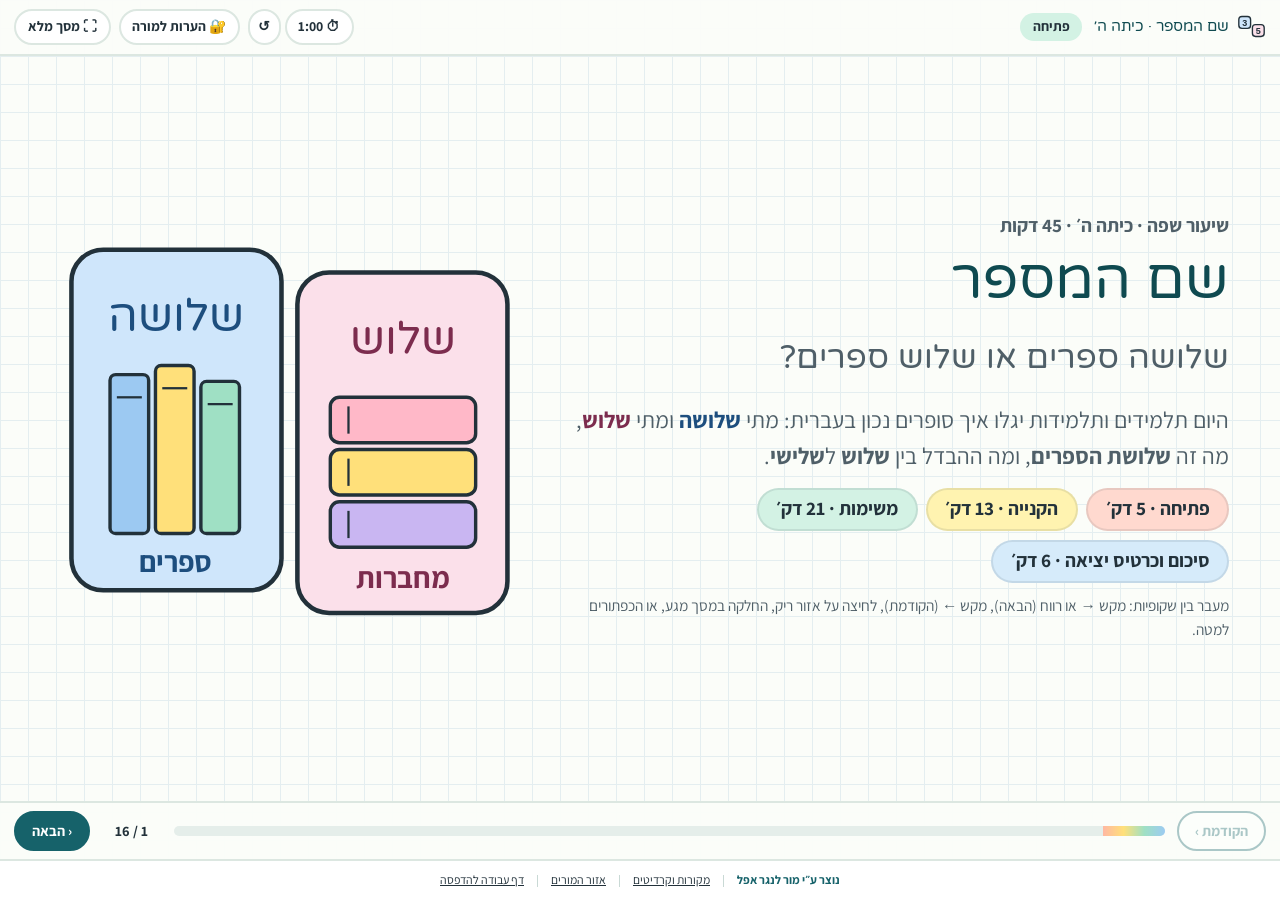
<file: index.html>
<!doctype html>
<html lang="he" dir="rtl"><head><meta charset="utf-8"><meta name="viewport" content="width=device-width,initial-scale=1,viewport-fit=cover">
<title>שם המספר · מצגת לשיעור שפה · כיתה ה׳</title>
<meta name="description" content="מצגת אינטראקטיבית לשיעור שפה בכיתה ה׳ על שם המספר: זכר ונקבה, שלושת הספרים, מונה וסודר, טעויות נפוצות – עם משימת מיון, בלשי טעויות, חידון בזק, משימה בזוגות וכרטיס יציאה.">
<link rel="preconnect" href="https://fonts.googleapis.com"><link rel="preconnect" href="https://fonts.gstatic.com" crossorigin>
<link href="https://fonts.googleapis.com/css2?family=Assistant:wght@400;600;700&family=Varela+Round&display=swap" rel="stylesheet">
<link rel="icon" href="assets/favicon.svg" type="image/svg+xml"><link rel="stylesheet" href="assets/deck.css"></head>
<body class="deck-page">
<a class="skip" href="#deck">דילוג למצגת</a>
<header class="topbar" role="banner">
  <div class="brand"><svg viewBox="0 0 64 64" aria-hidden="true" focusable="false"><rect x="4" y="10" width="26" height="26" rx="7" fill="#CFE6FB" stroke="#22313A" stroke-width="3"/><rect x="34" y="28" width="26" height="26" rx="7" fill="#FBE0EA" stroke="#22313A" stroke-width="3"/><text x="17" y="31" font-family="Arial" font-weight="700" font-size="20" text-anchor="middle" fill="#22313A">3</text><text x="47" y="49" font-family="Arial" font-weight="700" font-size="20" text-anchor="middle" fill="#22313A">5</text></svg><span>שם המספר · כיתה ה׳</span></div>
  <span class="phase" id="phase" aria-live="off"></span>
  <div class="tools">
    <div class="timer" role="group" aria-label="שעון לשלב">
      <button type="button" class="tbtn" id="timer-btn" aria-label="הפעלת שעון לשלב">⏱ <span id="timer-out">0:00</span></button>
      <button type="button" class="tbtn sm" id="timer-reset" aria-label="איפוס השעון">↺</button>
    </div>
    <button type="button" class="tbtn" id="notes-btn" aria-haspopup="dialog">🔐 <span class="hide-sm">הערות למורה</span></button>
    <button type="button" class="tbtn" id="fs-btn" aria-label="מסך מלא">⛶ <span class="hide-sm">מסך מלא</span></button>
  </div>
</header>

<main id="deck" class="deck" tabindex="-1" aria-roledescription="מצגת" aria-label="מצגת: שם המספר">

<!-- 1 -->
<section class="slide s-title" id="title" data-phase="פתיחה" data-min="1" aria-label="שקופית פתיחה">
  <div class="title-wrap">
    <div>
      <p class="kicker">שיעור שפה · כיתה ה׳ · 45 דקות</p>
      <h1>שם המספר<br><span>שלושה ספרים או שלוש ספרים?</span></h1>
      <p class="lead">היום תלמידים ותלמידות יגלו איך סופרים נכון בעברית: מתי <b class="m">שלושה</b> ומתי <b class="f">שלוש</b>, מה זה <b>שלושת הספרים</b>, ומה ההבדל בין <b>שלוש</b> ל<b>שלישי</b>.</p>
      <ul class="agenda" aria-label="מבנה השיעור">
        <li class="c-coral">פתיחה · 5 דק׳</li><li class="c-lemon">הקנייה · 13 דק׳</li><li class="c-mint">משימות · 21 דק׳</li><li class="c-sky">סיכום וכרטיס יציאה · 6 דק׳</li>
      </ul>
      <p class="hint">מעבר בין שקופיות: מקש → או רווח (הבאה), מקש ← (הקודמת), לחיצה על אזור ריק, החלקה במסך מגע, או הכפתורים למטה.</p>
    </div>
    <svg class="title-art" viewBox="0 0 420 360" role="img" aria-label="איור: שלושה ספרים בכרטיס כחול, ושלוש מחברות בכרטיס ורוד">
      <rect x="18" y="20" width="185" height="300" rx="28" fill="#CFE6FB" stroke="#22313A" stroke-width="4"/>
      <rect x="217" y="40" width="185" height="300" rx="28" fill="#FBE0EA" stroke="#22313A" stroke-width="4"/>
      <text x="110" y="92" font-family="Varela Round,Arial" font-size="40" text-anchor="middle" fill="#1D4E7E">שלושה</text>
      <text x="310" y="112" font-family="Varela Round,Arial" font-size="40" text-anchor="middle" fill="#7C2C4E">שלוש</text>
      <g stroke="#22313A" stroke-width="3">
        <rect x="52" y="130" width="34" height="140" rx="5" fill="#9CC9F2"/><rect x="92" y="122" width="34" height="148" rx="5" fill="#FFE07A"/><rect x="132" y="136" width="34" height="134" rx="5" fill="#9FE0C4"/>
        <rect x="246" y="150" width="128" height="40" rx="8" fill="#FFB8C8"/><rect x="246" y="196" width="128" height="40" rx="8" fill="#FFE07A"/><rect x="246" y="242" width="128" height="40" rx="8" fill="#C9B6F2"/>
      </g>
      <g stroke="#22313A" stroke-width="2"><line x1="58" y1="150" x2="80" y2="150"/><line x1="98" y1="142" x2="120" y2="142"/><line x1="138" y1="156" x2="160" y2="156"/>
      <line x1="262" y1="158" x2="262" y2="182"/><line x1="262" y1="204" x2="262" y2="228"/><line x1="262" y1="250" x2="262" y2="274"/></g>
      <text x="110" y="304" font-family="Assistant,Arial" font-weight="700" font-size="26" text-anchor="middle" fill="#1D4E7E">ספרים</text>
      <text x="310" y="318" font-family="Assistant,Arial" font-weight="700" font-size="26" text-anchor="middle" fill="#7C2C4E">מחברות</text>
    </svg>
  </div>
</section>

<!-- 2 -->
<section class="slide" id="hook" data-phase="פתיחה" data-min="3" aria-label="פתיחה: השלט ביריד">
  <span class="tag c-coral">🔍 שאלת פתיחה</span>
  <h2>השלט של הדוכן ביריד הכיתה</h2>
  <div class="two wide">
    <div class="sign" aria-label="שלט הדוכן">
      <h3>🍦 דוכן כיתה ה׳ – מבצעים!</h3>
      <ol>
        <li>שלוש ארטיקים ב־10 ₪</li>
        <li>שתיים עוגיות ב־5 ₪</li>
        <li>חמש פיתות עם גבינה ב־12 ₪</li>
        <li>קונים ארבעה בקבוקי מים – מקבלים אחד חינם</li>
      </ol>
    </div>
    <div>
      <p class="big"><b>כמה טעויות לשון יש בשלט?</b></p>
      <p>הראו באצבעות, בלי לדבר: 0, 1, 2 או 3.</p>
      <div class="vote" aria-hidden="true"><span>0</span><span>1</span><span>2</span><span>3</span></div>
      <p>ואם מצאתם – איך הייתם מתקנים?</p>
      <button type="button" class="btn" data-reveal="hook-ans" aria-expanded="false">חשיפת התשובה</button>
      <div class="reveal-box" id="hook-ans" hidden>
        <b>2 טעויות:</b> <span class="m">ארטיק</span> הוא שם בזכר (ארטיק אחד) ← <b>שלושה ארטיקים</b>. לפני שם אומרים <b>שתי</b> ולא ״שתיים״ ← <b>שתי עוגיות</b>.<br>
        <b>חמש פיתות</b> ו<b>ארבעה בקבוקים</b> – נכון! היום נבין למה.
      </div>
    </div>
  </div>
</section>

<!-- 3 -->
<section class="slide" id="goals" data-phase="פתיחה" data-min="1" aria-label="מה נלמד היום">
  <span class="tag c-lemon">🎯 מטרות השיעור</span>
  <h2>בסוף השיעור תלמידים ותלמידות יוכלו…</h2>
  <div class="tiles">
    <div class="tile-card c-sky"><h3>1. להבחין</h3><p>בין שם המספר בזכר לשם המספר בנקבה, ולבחור נכון:</p><span class="ex"><span class="m">שלושה ספרים</span> · <span class="f">שלוש מחברות</span></span></div>
    <div class="tile-card c-rose"><h3>2. ליידע</h3><p>מספר לפני שם עם ה׳ הידיעה:</p><span class="ex">שלושת הספרים</span></div>
    <div class="tile-card c-mint"><h3>3. לסדר</h3><p>להבחין בין מספר מונה (כמה?) למספר סודר (איזה במקום?):</p><span class="ex">שלוש · השלישית</span></div>
    <div class="tile-card c-lemon"><h3>4. לתקן</h3><p>למצוא טעויות נפוצות בשם המספר ולהסביר את התיקון.</p><span class="ex">״שתיים מחברות״ ✗</span></div>
  </div>
  <p class="callout">💡 <b>שם המספר</b> הוא מילה שאומרת <b>כמה</b> יש או <b>איזה</b> במקום: שתיים, חמישה, עשר, ראשון, שלישית…</p>
</section>

<!-- 4 -->
<section class="slide" id="uses" data-phase="הקנייה" data-min="2" aria-label="ארבעה תפקידים לשם המספר">
  <span class="tag c-lemon">📘 הקנייה 1</span>
  <h2>בשביל מה צריך את שם המספר? ארבעה תפקידים</h2>
  <div class="tiles">
    <div class="tile-card c-sky"><p class="q">כמה?</p><h3>כמות</h3><span class="ex">שלושה חלונות ושתי דלתות</span><p>מתאים למין של השם: זכר או נקבה.</p></div>
    <div class="tile-card c-mint"><p class="q">איזה במקום?</p><h3>סדר (סודר)</h3><span class="ex">בשורה השנייה</span><p>ראשון, שני, שלישי… – בא אחרי השם, כמו תואר.</p></div>
    <div class="tile-card c-lilac"><p class="q">איזה מספר?</p><h3>זיהוי (מספר סתמי)</h3><span class="ex">בית מספר חמש · קו שתיים</span><p>תמיד בצורת הנקבה.</p></div>
    <div class="tile-card c-coral"><p class="q">מתי?</p><h3>תאריך</h3><span class="ex">בתשעה בחודש</span><p>בצורת הזכר, כי מתכוונים ל״יום״.</p></div>
  </div>
  <p class="callout">🗣️ <b>בזוגות, 30 שניות:</b> מצאו בכיתה דוגמה לכל תפקיד. למשל: כמה כיסאות יש בשורה? באיזו שורה אתם יושבים?</p>
</section>

<!-- 5 -->
<section class="slide" id="gender" data-phase="הקנייה" data-min="3" aria-label="זכר ונקבה: שלושה ושלוש">
  <span class="tag c-lemon">📘 הקנייה 2</span>
  <h2>זכר ונקבה במספרים 1–10: הפוך על הפוך!</h2>
  <div class="two wide">
    <table class="ntable" aria-label="שמות המספר 1 עד 10 עם ספר (זכר) ומחברת (נקבה)">
      <thead><tr><th scope="col" class="num">#</th><th scope="col" class="hm">ספר <span class="mtag">זכר</span></th><th scope="col" class="hf">מחברת <span class="ftag">נקבה</span></th></tr></thead>
      <tbody>
        <tr><td class="num">1</td><td class="hm">ספר אחד</td><td class="hf">מחברת אחת</td></tr>
        <tr><td class="num">2</td><td class="hm">שני ספרים</td><td class="hf">שתי מחברות</td></tr>
        <tr><td class="num">3</td><td class="hm">שלוש<mark>ה</mark> ספרים</td><td class="hf">שלוש מחברות</td></tr>
        <tr><td class="num">4</td><td class="hm">ארבע<mark>ה</mark> ספרים</td><td class="hf">ארבע מחברות</td></tr>
        <tr><td class="num">5</td><td class="hm">חמיש<mark>ה</mark> ספרים</td><td class="hf">חמש מחברות</td></tr>
        <tr><td class="num">6</td><td class="hm">שיש<mark>ה</mark> ספרים</td><td class="hf">שש מחברות</td></tr>
        <tr><td class="num">7</td><td class="hm">שבע<mark>ה</mark> ספרים</td><td class="hf">שבע מחברות</td></tr>
        <tr><td class="num">8</td><td class="hm">שְׁמוֹנָה ספרים</td><td class="hf">שְׁמוֹנֶה מחברות</td></tr>
        <tr><td class="num">9</td><td class="hm">תשע<mark>ה</mark> ספרים</td><td class="hf">תשע מחברות</td></tr>
        <tr><td class="num">10</td><td class="hm">עשר<mark>ה</mark> ספרים</td><td class="hf">עשר מחברות</td></tr>
      </tbody>
    </table>
    <div>
      <p class="rule">⭐ <b>הכלל (3–10):</b> לשם <b class="m">בזכר</b> – מספר <b>עם ה׳</b> בסוף (שלושה).<br>לשם <b class="f">בנקבה</b> – מספר <b>בלי ה׳</b> (שלוש).</p>
      <p class="callout">🤯 <b>למה ״הפוך״?</b> בדרך כלל ה׳ בסוף מסמנת נקבה: ילד – ילדה, טוב – טובה. אצל המספרים זה הפוך!</p>
      <p class="callout">🔤 <b>8:</b> כותבים אותו דבר, אבל אומרים אחרת: שְׁמוֹנָה (בזכר) – שְׁמוֹנֶה (בנקבה).</p>
      <p><button type="button" class="btn ghost sm" id="say-table" data-nonav>🔊 הקראת הטבלה</button> <span class="small" id="say-msg" aria-live="polite"></span></p>
    </div>
  </div>
</section>

<!-- 6 -->
<section class="slide" id="onetwo" data-phase="הקנייה" data-min="2" aria-label="אחד ושניים: מקרים מיוחדים">
  <span class="tag c-lemon">📘 הקנייה 3</span>
  <h2>1 ו־2: מקרים מיוחדים</h2>
  <div class="tiles three">
    <div class="tile-card c-sky"><h3>1 בא <u>אחרי</u> השם</h3><span class="ex">ספר אחד</span> <span class="ex">מחברת אחת</span><p>לא אומרים ״אחד ספר״.</p></div>
    <div class="tile-card c-rose"><h3>2 לפני שם: <u>שני</u> / <u>שתי</u></h3><span class="ex">שני ספרים</span> <span class="ex">שתי מחברות</span><p>לא ״שניים ספרים״ ולא ״שתיים מחברות״.</p></div>
    <div class="tile-card c-mint"><h3>בלי שם אחריו: שניים / שתיים</h3><p>– כמה ספרים יש לך?<br>– <b>שניים</b>.</p><p>– כמה מחברות?<br>– <b>שתיים</b>.</p></div>
  </div>
  <p class="callout">✍️ <b>כתיב:</b> <b>שניים, שתיים</b> (שתי יו״ד) כשהמספר עומד לבד · <b>שני, שתי</b> (יו״ד אחת) כשבא אחריו שם · וגם <b>שנים עשר</b>, <b>שתים עשרה</b> – ביו״ד אחת.</p>
</section>

<!-- 7 -->
<section class="slide" id="singular" data-phase="הקנייה" data-min="2" aria-label="בודקים ביחיד: זכר או נקבה">
  <span class="tag c-lemon">📘 הקנייה 4</span>
  <h2>זכר או נקבה? הטריק: בודקים ביחיד!</h2>
  <p class="big">הסוף של צורת הרבים (־ים / ־ות) <b>לא תמיד</b> מגלה את המין. אומרים את השם ביחיד: <b>אחד</b> או <b>אחת</b>?</p>
  <div class="flips" id="flips">
    <button type="button" class="flip is-m" aria-expanded="false"><span class="w">חלונות</span><span class="a" hidden>חלון <b>אחד</b> ← <b class="m">שלושה חלונות</b></span></button>
    <button type="button" class="flip is-f" aria-expanded="false"><span class="w">ביצים</span><span class="a" hidden>ביצה <b>אחת</b> ← <b class="f">חמש ביצים</b></span></button>
    <button type="button" class="flip is-m" aria-expanded="false"><span class="w">לילות</span><span class="a" hidden>לילה <b>אחד</b> ← <b class="m">שבעה לילות</b></span></button>
    <button type="button" class="flip is-f" aria-expanded="false"><span class="w">שנים</span><span class="a" hidden>שנה <b>אחת</b> ← <b class="f">שלוש שנים</b></span></button>
    <button type="button" class="flip is-m" aria-expanded="false"><span class="w">שולחנות</span><span class="a" hidden>שולחן <b>אחד</b> ← <b class="m">ארבעה שולחנות</b></span></button>
    <button type="button" class="flip is-f" aria-expanded="false"><span class="w">מילים</span><span class="a" hidden>מילה <b>אחת</b> ← <b class="f">עשר מילים</b></span></button>
  </div>
  <p class="small">לחצו על כרטיס כדי לגלות. קודם מנחשים בקול – אחר כך בודקים.</p>
</section>

<!-- 8 -->
<section class="slide" id="construct" data-phase="הקנייה" data-min="2" aria-label="שלושת הספרים: מספר לפני שם מיודע">
  <span class="tag c-lemon">📘 הקנייה 5</span>
  <h2>״שלושה ספרים״ או ״שלושת הספרים״?</h2>
  <div class="two">
    <div>
      <p class="big">כשמדברים על דברים <b>מסוימים</b>, שכבר מכירים, מוסיפים לשם <b>ה׳ הידיעה</b>. אז המספר משתנה:</p>
      <table class="ntable compact" aria-label="מספרים לפני שם מיודע">
        <thead><tr><th scope="col">סתם</th><th scope="col">מיודע (מסוים)</th></tr></thead>
        <tbody>
          <tr><td>שלושה ספרים</td><td><b class="m">שלושת</b> הספרים</td></tr>
          <tr><td>חמישה ימים</td><td><b class="m">חמשת</b> הימים</td></tr>
          <tr><td>עשרה ילדים</td><td><b class="m">עשרת</b> הילדים</td></tr>
          <tr><td>שני ספרים</td><td><b>שני</b> הספרים</td></tr>
          <tr><td>שלוש מחברות</td><td><b class="f">שלוש</b> המחברות</td></tr>
          <tr><td>שתי מחברות</td><td><b>שתי</b> המחברות</td></tr>
        </tbody>
      </table>
    </div>
    <div>
      <p class="rule">⭐ <b>בזכר</b> (3–10) המספר מקבל <b>־ת</b> בסוף:<br>שלושת, ארבעת, חמשת, ששת, שבעת, שמונת, תשעת, עשרת + ה…</p>
      <p class="callout">🎀 <b>בנקבה</b> הכתיבה לא משתנה: שלוש המחברות, חמש הבנות.</p>
      <p class="callout">❌ ״שלושה הספרים״ – לא נכון. ✅ <b>שלושת הספרים</b>.</p>
    </div>
  </div>
</section>

<!-- 9 -->
<section class="slide" id="ordinal" data-phase="הקנייה" data-min="2" aria-label="מונה וסודר">
  <span class="tag c-lemon">📘 הקנייה 6</span>
  <h2>מונה (כמה?) וסודר (איזה במקום?)</h2>
  <div class="two wide">
    <table class="ntable compact" aria-label="מספרים סודרים 1 עד 10 בזכר ובנקבה">
      <thead><tr><th scope="col" class="num">#</th><th scope="col" class="hm">הבית… <span class="mtag">זכר</span></th><th scope="col" class="hf">הקומה… <span class="ftag">נקבה</span></th></tr></thead>
      <tbody>
        <tr><td class="num">1</td><td class="hm">הראשון</td><td class="hf">הראשונה</td></tr>
        <tr><td class="num">2</td><td class="hm">השני</td><td class="hf">השנייה</td></tr>
        <tr><td class="num">3</td><td class="hm">השלישי</td><td class="hf">השלישית</td></tr>
        <tr><td class="num">4</td><td class="hm">הרביעי</td><td class="hf">הרביעית</td></tr>
        <tr><td class="num">5</td><td class="hm">החמישי</td><td class="hf">החמישית</td></tr>
        <tr><td class="num">6</td><td class="hm">השישי</td><td class="hf">השישית</td></tr>
        <tr><td class="num">7</td><td class="hm">השביעי</td><td class="hf">השביעית</td></tr>
        <tr><td class="num">8</td><td class="hm">השמיני</td><td class="hf">השמינית</td></tr>
        <tr><td class="num">9</td><td class="hm">התשיעי</td><td class="hf">התשיעית</td></tr>
        <tr><td class="num">10</td><td class="hm">העשירי</td><td class="hf">העשירית</td></tr>
      </tbody>
    </table>
    <div>
      <p class="rule">⭐ <b>הסודר בא אחרי השם</b> ומתאים לו כמו תואר – במין וב־ה׳ הידיעה: <b>הבית השלישי</b>, <b>בקומה החמישית</b>, <b>בפעם הראשונה</b>.</p>
      <p class="callout">🔟 <b>מעל 10</b> אין צורה מיוחדת: ״הפרק החמישה עשר״ (כמו ״הפרק הראשון״), או כמספר סתמי: ״פרק חמש עשרה״.</p>
      <p class="callout">🏠 <b>מספר סתמי – תמיד בנקבה:</b> בית מספר חמש · קו שתיים · עמוד אחת · ״שלוש ועוד ארבע – שבע״.</p>
    </div>
  </div>
</section>

<!-- 10 -->
<section class="slide" id="sort" data-phase="משימה 1 · זוגות" data-min="5" aria-label="משימה 1: מיון">
  <span class="tag c-mint">🧩 משימה 1 · בזוגות · מיישמים</span>
  <h2>שלושה או שלוש? מיינו את המילים</h2>
  <p>בחרו מילה (לחיצה או גרירה) והעבירו אותה לסל המתאים. רמז: אמרו אותה ביחיד – <b>אחד</b> או <b>אחת</b>?</p>
  <div class="sort-bank" id="sort-bank" aria-label="מילים למיון" data-nonav></div>
  <div class="bins" data-nonav>
    <div class="bin bm" data-bin="m" role="button" tabindex="0" aria-label="סל: שלושה (שמות בזכר)"><h3 class="m">שלושה ___</h3><div class="drop"></div></div>
    <div class="bin bf" data-bin="f" role="button" tabindex="0" aria-label="סל: שלוש (שמות בנקבה)"><h3 class="f">שלוש ___</h3><div class="drop"></div></div>
  </div>
  <div class="task-bar" data-nonav>
    <button type="button" class="btn" id="sort-check">בדיקה</button>
    <button type="button" class="btn ghost" id="sort-reset">איפוס</button>
    <span class="score" id="sort-score" aria-live="polite"></span>
  </div>
</section>

<!-- 11 -->
<section class="slide" id="hunt" data-phase="משימה 2 · זוגות" data-min="5" aria-label="משימה 2: בלשי טעויות">
  <span class="tag c-mint">🕵️ משימה 2 · בזוגות · מנתחים</span>
  <h2>בלשי המספרים: בכל משפט יש טעות אחת</h2>
  <p>לחצו על המילה השגויה. אחרי שמצאתם – הסבירו לבן או לבת הזוג למה זו טעות. <span class="score" id="hunt-score" aria-live="polite"></span></p>
  <div class="hunt" id="hunt-box" data-nonav></div>
</section>

<!-- 12 -->
<section class="slide" id="quiz" data-phase="משימה 3 · כל הכיתה" data-min="5" aria-label="משימה 3: חידון בזק">
  <span class="tag c-mint">⚡ משימה 3 · כל הכיתה</span>
  <h2>חידון בזק</h2>
  <div class="quiz" id="quiz-box" aria-live="polite"></div>
  <div class="quiz-nav">
    <button type="button" class="btn ghost sm" id="quiz-prev">› השאלה הקודמת</button>
    <span id="quiz-count"></span>
    <button type="button" class="btn ghost sm" id="quiz-next">השאלה הבאה ‹</button>
    <span class="score" id="quiz-score"></span>
  </div>
</section>

<!-- 13 -->
<section class="slide" id="pairs" data-phase="משימה 4 · זוגות" data-min="6" aria-label="משימה 4: הדוכן שלנו">
  <span class="tag c-mint">🤝 משימה 4 · בזוגות · יוצרים</span>
  <h2>הדוכן שלנו: מתכננים מבצע ביריד הכיתה</h2>
  <div class="two">
    <div class="mission">
      <p><b>המשימה:</b> תכננו בזוגות את הדוכן שלכם. בחרו דרך מהלוח, והקפידו שיהיו בה:</p>
      <ul class="checks">
        <li>שני שמות בזכר עם מספר 3–10 (למשל: שישה בלונים)</li>
        <li>שני שמות בנקבה עם מספר 3–10 (למשל: שמונה מדבקות)</li>
        <li>שני / שתי לפני שם</li>
        <li>מספר לפני שם מיודע (שלושת ה… / ארבע ה…)</li>
        <li>מספר סודר (הלקוח הראשון, בשורה השנייה…)</li>
        <li>תאריך או מספר סתמי (בעשרה בחודש / שולחן מספר שש)</li>
      </ul>
      <p class="small"><b>בדיקת עמיתים:</b> מחליפים עם זוג אחר, בודקים לפי הרשימה ומסמנים ✓.</p>
    </div>
    <div class="board" aria-label="לוח בחירה: דרכים לביצוע">
      <div class="way c-coral"><b>✍️ שלט או תפריט</b><p>כותבים שלט מבצעים לדוכן.</p><p class="crit">✓ 6 צירופים נכונים</p></div>
      <div class="way c-sky"><b>🎨 קומיקס</b><p>3–4 משבצות עם בועות דיבור בדוכן.</p><p class="crit">✓ כל צירוף מסומן בצבע</p></div>
      <div class="way c-lemon"><b>🎙️ פרסומת קולית</b><p>מקליטים פרסומת עד דקה.</p><p class="crit">✓ הגייה נכונה (שְׁמוֹנָה / שְׁמוֹנֶה!)</p></div>
      <div class="way c-mint"><b>🎭 המחזה</b><p>מוכר או מוכרת וקונה מול הכיתה.</p><p class="crit">✓ 6 צירופים בשיחה</p></div>
      <div class="way c-lilac"><b>🃏 משחק קלפים</b><p>10 כרטיסים: מספר + שם, לזוג אחר.</p><p class="crit">✓ מפתח תשובות נכון</p></div>
      <div class="way c-rose"><b>📊 טבלת מלאי</b><p>טבלה: מה יש בדוכן וכמה.</p><p class="crit">✓ זכר ונקבה מסומנים</p></div>
    </div>
  </div>
</section>

<!-- 14 -->
<section class="slide" id="summary" data-phase="איסוף וסיכום" data-min="3" aria-label="סיכום: חמשת הכללים">
  <span class="tag c-sky">📌 איסוף וסיכום</span>
  <h2>חמשת הכללים של שם המספר</h2>
  <ol class="rules">
    <li><span><b>בודקים ביחיד:</b> חלון <b>אחד</b> ← זכר · ביצה <b>אחת</b> ← נקבה.</span></li>
    <li><span><b>3–10 הפוך:</b> <span class="m">זכר עם ה׳ – שלושה ספרים</span> · <span class="f">נקבה בלי ה׳ – שלוש מחברות</span>.</span></li>
    <li><span><b>1 ו־2:</b> ספר <b>אחד</b> (אחרי השם) · <b>שני</b> ספרים, <b>שתי</b> מחברות (לפני השם).</span></li>
    <li><span><b>מיודע:</b> <b>שלושת</b> הספרים · <b>שלוש</b> המחברות · <b>שני</b> הספרים.</span></li>
    <li><span><b>סודר</b> אחרי השם ומתאים לו: הבית <b>השלישי</b>, הקומה <b>השלישית</b>. <b>מספר סתמי</b> – בנקבה: קו חמש.</span></li>
  </ol>
  <p class="callout">🗣️ <b>שתפו בזוג:</b> איזה כלל היה לכם הכי מפתיע? איזה כלל תזכרו מחר בבוקר?</p>
</section>

<!-- 15 -->
<section class="slide" id="exit" data-phase="איסוף וסיכום" data-min="3" aria-label="כרטיס יציאה">
  <span class="tag c-sky">🎟️ כרטיס יציאה</span>
  <h2>כרטיס יציאה (בדף העבודה)</h2>
  <ol class="exit">
    <li>השלימו במילים: ״בקלמר שלי יש ___ (4) עפרונות ו־___ (2) מחקים.״ <span class="lvl">זוכרים</span></li>
    <li>תקנו והסבירו: ״כתבתי בחיבור חמישה מילים חדשות.״ <span class="lvl">מיישמים</span></li>
    <li>כתבו משפט על הכיתה שלכם עם <b>מספר לפני שם מיודע</b> ועם <b>מספר סודר</b>. <span class="lvl">יוצרים</span></li>
  </ol>
  <p class="self">איך הרגשתי היום? ☐ 😀 הבנתי היטב &nbsp; ☐ 🙂 כמעט &nbsp; ☐ 🤔 צריך עוד עזרה</p>
</section>

<!-- 16 -->
<section class="slide" id="credits" data-phase="מקורות" data-min="0" aria-label="מקורות וקרדיטים">
  <span class="tag c-lilac">📚 מקורות וקרדיטים</span>
  <h2>מקורות וקרדיטים</h2>
  <ul class="src">
    <li><b>תוכנית הלימודים:</b> משרד החינוך, <a href="https://meyda.education.gov.il/files/Curriculum/hebrew-1-6.pdf#page=67" target="_blank" rel="noopener">״חינוך לשוני: עברית – שפה, ספרות ותרבות לבית הספר היסודי״</a> – ״נושאים ומונחים מתחום הלשון: שם המספר״ (עמ׳ 67), וציוני הדרך ״עד סוף כיתה ו׳״ בהישג נדרש 8 (<a href="https://meyda.education.gov.il/files/Curriculum/hebrew-1-6.pdf#page=90" target="_blank" rel="noopener">עמ׳ 90</a>). <a href="https://pop.education.gov.il/tchumey_daat/ivrit_chinhch_leshony/yesodi/pedagogy-hebrew-linguistic-education/curriculum/" target="_blank" rel="noopener">עמוד תוכנית הלימודים במרחב הפדגוגי</a>.</li>
    <li><b>כללי הלשון:</b> האקדמיה ללשון העברית – <a href="https://hebrew-academy.org.il/category/%D7%A9%D7%9D-%D7%94%D7%9E%D7%A1%D7%A4%D7%A8/" target="_blank" rel="noopener">החלטות בנושא שם המספר</a> (נפרד ונסמך, מספר סתמי, יחיד או רבים בשם הנמנה), <a href="https://hebrew-academy.org.il/%D7%A9%D7%9D-%D7%94%D7%9E%D7%A1%D7%A4%D7%A8-%D7%A8%D7%A7%D7%A2-%D7%9C%D7%94%D7%97%D7%9C%D7%98%D7%95%D7%AA-%D7%94%D7%90%D7%A7%D7%93%D7%9E%D7%99%D7%94/" target="_blank" rel="noopener">״שם המספר – רקע להחלטות האקדמיה״</a>, <a href="https://hebrew-academy.org.il/%D7%97%D7%99%D7%93%D7%95%D7%9F-%D7%90%D7%99%D7%9A-%D7%A0%D7%9B%D7%95%D7%9F-%D7%9C%D7%95%D7%9E%D7%A8-%D7%90%D7%AA-%D7%94%D7%9E%D7%A1%D7%A4%D7%A8-%D7%A4%D7%AA%D7%A8%D7%95%D7%A0%D7%95%D7%AA/" target="_blank" rel="noopener">״חידון איך נכון לומר את המספר – פתרונות״</a>.</li>
    <li>כל הטקסטים, המשפטים, המשימות והאיורים נכתבו וצוירו במיוחד למצגת הזו.</li>
    <li>גופנים: Varela Round ו־Assistant (Google Fonts, רישיון SIL OFL).</li>
  </ul>
  <p class="made-by">נוצר ע״י מור לנגר אפל · נבנה עם Kita</p>
  <p class="small">אזור המורים (קוד מורה) כולל תוכנית זמנים, מפתח תשובות, התאמות והערות לכל שקופית. <a href="teacher.html">לאזור המורים</a> · <a href="handout.html">דף עבודה להדפסה</a></p>
</section>

</main>

<nav class="deck-nav" aria-label="ניווט במצגת">
  <button type="button" class="nbtn" id="prev" aria-label="השקופית הקודמת">הקודמת ›</button>
  <div class="progress" aria-hidden="true"><i id="bar"></i></div>
  <span class="counter" id="counter" aria-live="polite">1 / 16</span>
  <button type="button" class="nbtn primary" id="next" aria-label="השקופית הבאה">‹ הבאה</button>
</nav>

<aside class="notes" id="notes" hidden aria-label="הערות למורה לשקופית הנוכחית">
  <div class="notes-head"><b>🔐 הערות למורה</b> <span id="notes-slide"></span>
    <button type="button" class="tbtn sm" id="notes-popout">חלון נפרד</button>
    <button type="button" class="tbtn sm" id="notes-close" aria-label="סגירת ההערות">✕</button></div>
  <div class="notes-body" id="notes-body"></div>
</aside>

<dialog class="gate" id="gate" aria-labelledby="gate-h">
  <form method="dialog" id="gate-form">
    <h2 id="gate-h">🔐 הערות למורה</h2>
    <p>ההערות מיועדות למורה. הקלידו את הקוד:</p>
    <label for="gate-pw" class="sr-only">קוד מורה</label>
    <input id="gate-pw" type="password" inputmode="numeric" autocomplete="off">
    <p class="err" id="gate-err" role="alert" hidden>הקוד לא נכון. נסו שוב.</p>
    <div class="row"><button type="submit" class="btn" value="ok">כניסה</button><button type="button" class="btn ghost" id="gate-cancel">ביטול</button></div>
  </form>
</dialog>

<div class="sr-only" id="announce" aria-live="polite"></div>
<script type="text/plain" id="teacher-data">[base64]/[base64]/[base64]/[base64]/wn5mCL/[base64]</script>
<footer class="site-foot" role="contentinfo"><span class="made">נוצר ע״י מור לנגר אפל</span><span class="sep">|</span><a href="#credits" data-goto="credits">מקורות וקרדיטים</a><span class="sep">|</span><a href="teacher.html">אזור המורים</a><span class="sep">|</span><a href="handout.html">דף עבודה להדפסה</a></footer>
<script src="assets/deck.js"></script>
</body></html>
</file>
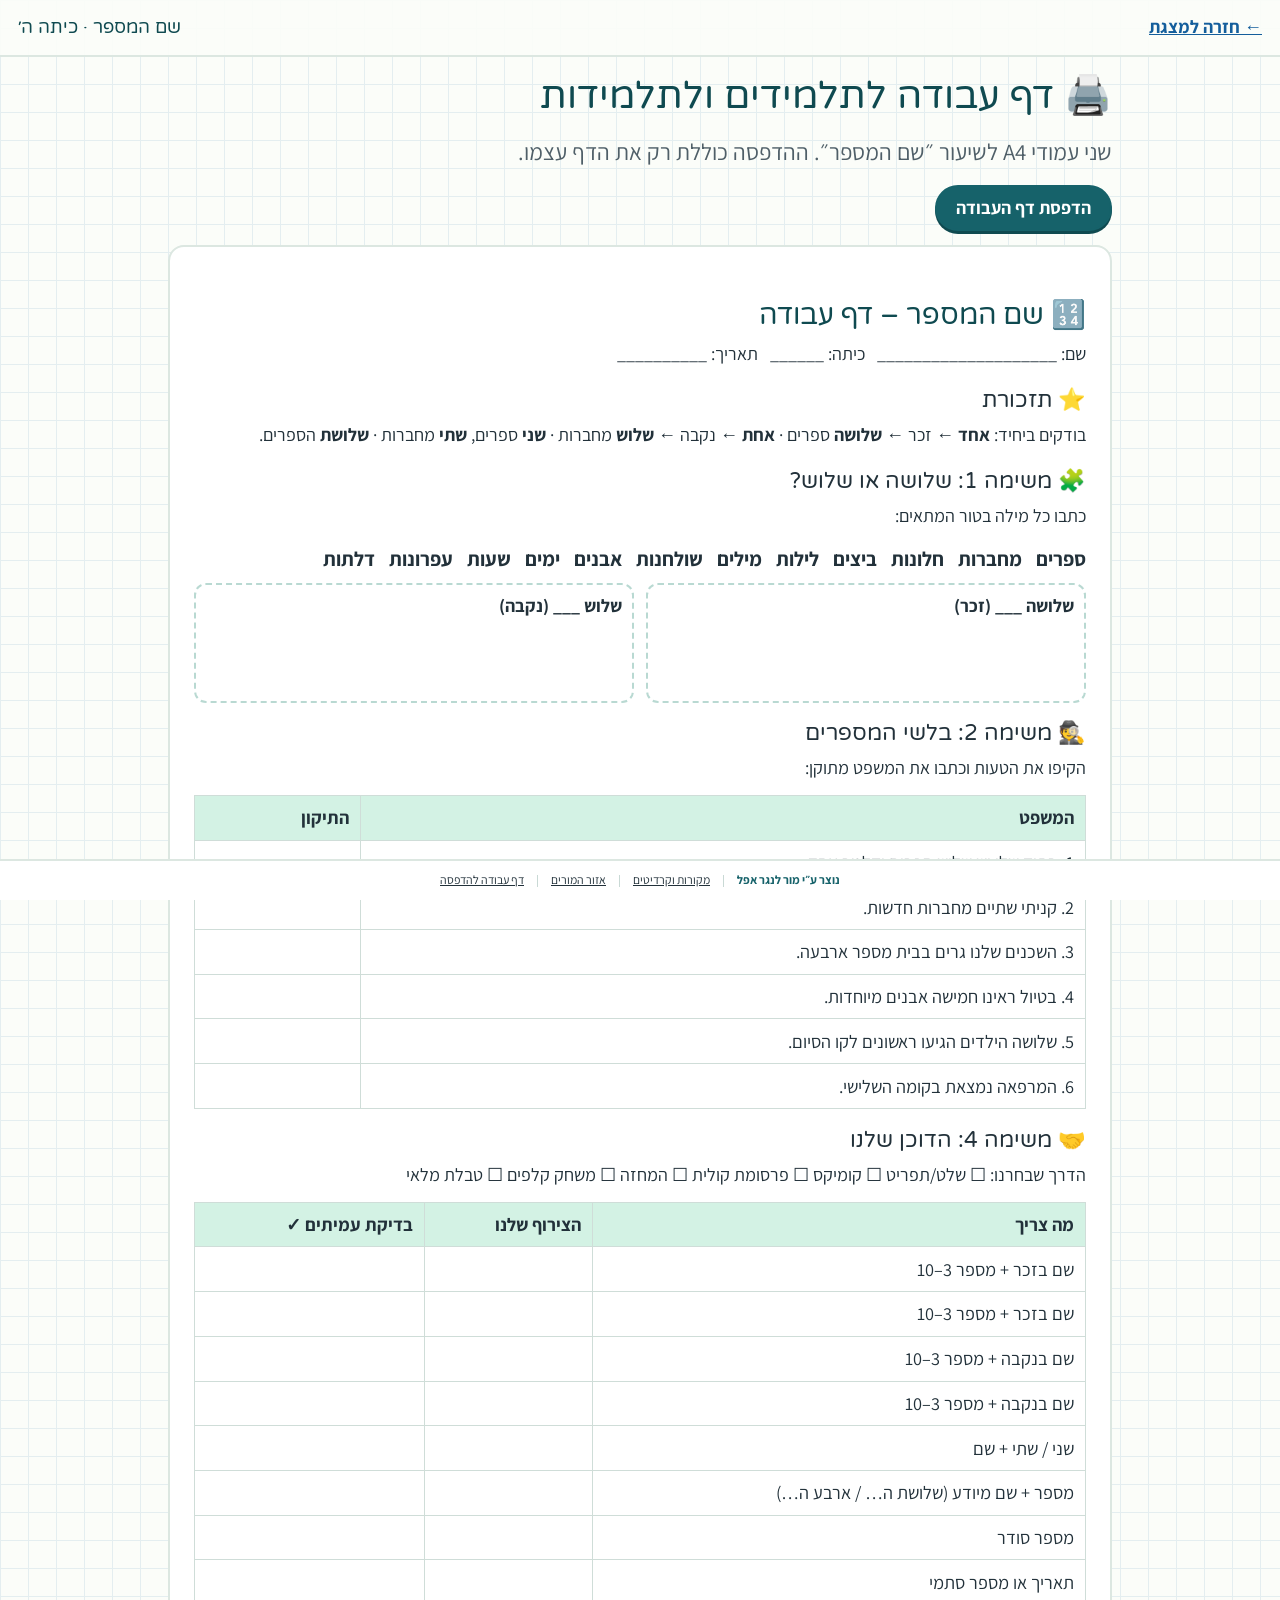
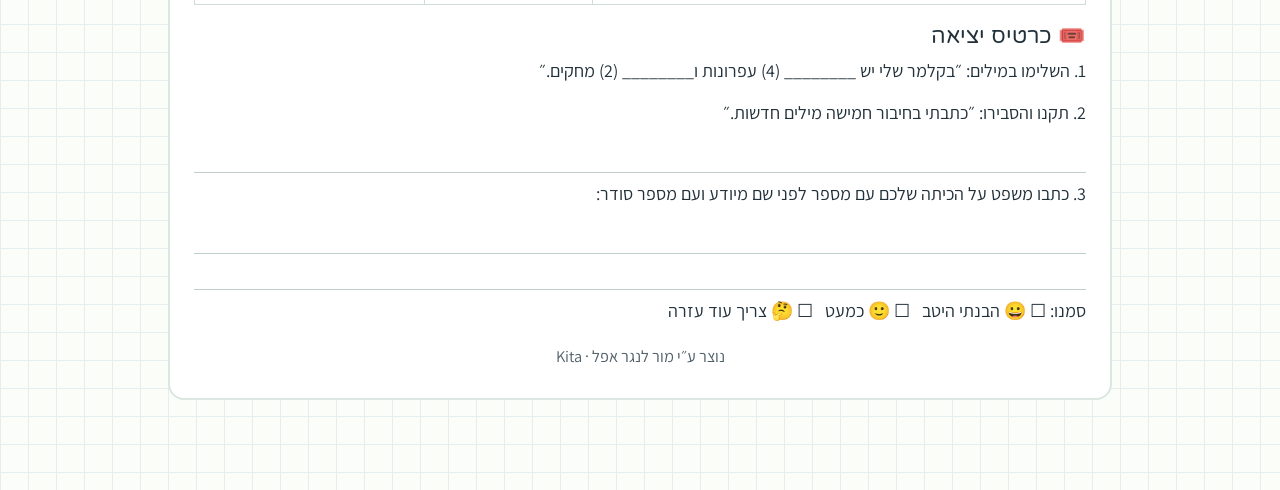
<file: handout.html>
<!doctype html>
<html lang="he" dir="rtl"><head><meta charset="utf-8"><meta name="viewport" content="width=device-width,initial-scale=1">
<title>דף עבודה · שם המספר · כיתה ה׳</title><meta name="robots" content="index">
<link rel="preconnect" href="https://fonts.googleapis.com"><link rel="preconnect" href="https://fonts.gstatic.com" crossorigin>
<link href="https://fonts.googleapis.com/css2?family=Assistant:wght@400;600;700&family=Varela+Round&display=swap" rel="stylesheet">
<link rel="icon" href="assets/favicon.svg" type="image/svg+xml"><link rel="stylesheet" href="assets/deck.css"></head>
<body class="page handout"><a class="skip" href="#main">דילוג לתוכן</a>
<header class="page-head"><a class="back" href="index.html">← חזרה למצגת</a><span class="brand-t">שם המספר · כיתה ה׳</span></header>
<main id="main">
<div class="no-print"><h1>🖨️ דף עבודה לתלמידים ולתלמידות</h1><p class="lead">שני עמודי A4 לשיעור ״שם המספר״. ההדפסה כוללת רק את הדף עצמו.</p>
<button type="button" class="btn" onclick="window.print()">הדפסת דף העבודה</button></div>
<article class="sheet">
<header class="sh-head"><h2>🔢 שם המספר – דף עבודה</h2><p>שם: ____________________ &nbsp; כיתה: ______ &nbsp; תאריך: __________</p></header>
<section><h3>⭐ תזכורת</h3><p>בודקים ביחיד: <b>אחד</b> ← זכר ← <b>שלושה</b> ספרים · <b>אחת</b> ← נקבה ← <b>שלוש</b> מחברות · <b>שני</b> ספרים, <b>שתי</b> מחברות · <b>שלושת</b> הספרים.</p></section>
<section><h3>🧩 משימה 1: שלושה או שלוש?</h3><p>כתבו כל מילה בטור המתאים:</p>
<div class="wordbank"><span>ספרים</span><span>מחברות</span><span>חלונות</span><span>ביצים</span><span>לילות</span><span>מילים</span><span>שולחנות</span><span>אבנים</span><span>ימים</span><span>שעות</span><span>עפרונות</span><span>דלתות</span></div>
<div class="wsbins"><div><b>שלושה ___ (זכר)</b></div><div><b>שלוש ___ (נקבה)</b></div></div></section>
<section><h3>🕵️ משימה 2: בלשי המספרים</h3><p>הקיפו את הטעות וכתבו את המשפט מתוקן:</p>
<table class="ws"><thead><tr><th scope="col">המשפט</th><th scope="col">התיקון</th></tr></thead><tbody>
<tr><td>1. בתיק שלי יש שלוש ספרים וקלמר אחד.</td><td></td></tr><tr><td>2. קניתי שתיים מחברות חדשות.</td><td></td></tr><tr><td>3. השכנים שלנו גרים בבית מספר ארבעה.</td><td></td></tr><tr><td>4. בטיול ראינו חמישה אבנים מיוחדות.</td><td></td></tr><tr><td>5. שלושה הילדים הגיעו ראשונים לקו הסיום.</td><td></td></tr><tr><td>6. המרפאה נמצאת בקומה השלישי.</td><td></td></tr>
</tbody></table></section>
<section class="pb"><h3>🤝 משימה 4: הדוכן שלנו</h3><p>הדרך שבחרנו: ☐ שלט/תפריט ☐ קומיקס ☐ פרסומת קולית ☐ המחזה ☐ משחק קלפים ☐ טבלת מלאי</p>
<table class="ws"><thead><tr><th scope="col">מה צריך</th><th scope="col">הצירוף שלנו</th><th scope="col">בדיקת עמיתים ✓</th></tr></thead><tbody>
<tr><td>שם בזכר + מספר 3–10</td><td></td><td></td></tr><tr><td>שם בזכר + מספר 3–10</td><td></td><td></td></tr>
<tr><td>שם בנקבה + מספר 3–10</td><td></td><td></td></tr><tr><td>שם בנקבה + מספר 3–10</td><td></td><td></td></tr>
<tr><td>שני / שתי + שם</td><td></td><td></td></tr><tr><td>מספר + שם מיודע (שלושת ה… / ארבע ה…)</td><td></td><td></td></tr>
<tr><td>מספר סודר</td><td></td><td></td></tr><tr><td>תאריך או מספר סתמי</td><td></td><td></td></tr></tbody></table></section>
<section class="exit-card"><h3>🎟️ כרטיס יציאה</h3>
<p>1. השלימו במילים: ״בקלמר שלי יש ________ (4) עפרונות ו________ (2) מחקים.״</p>
<p>2. תקנו והסבירו: ״כתבתי בחיבור חמישה מילים חדשות.״</p><div class="lines"><p></p></div>
<p>3. כתבו משפט על הכיתה שלכם עם מספר לפני שם מיודע ועם מספר סודר:</p><div class="lines"><p></p><p></p></div>
<p>סמנו: ☐ 😀 הבנתי היטב &nbsp; ☐ 🙂 כמעט &nbsp; ☐ 🤔 צריך עוד עזרה</p></section>
<p class="sh-foot">נוצר ע״י מור לנגר אפל · Kita</p>
</article></main>
<footer class="site-foot" role="contentinfo"><span class="made">נוצר ע״י מור לנגר אפל</span><span class="sep">|</span><a href="index.html#credits">מקורות וקרדיטים</a><span class="sep">|</span><a href="teacher.html">אזור המורים</a><span class="sep">|</span><a href="handout.html">דף עבודה להדפסה</a></footer>
</body></html>
</file>
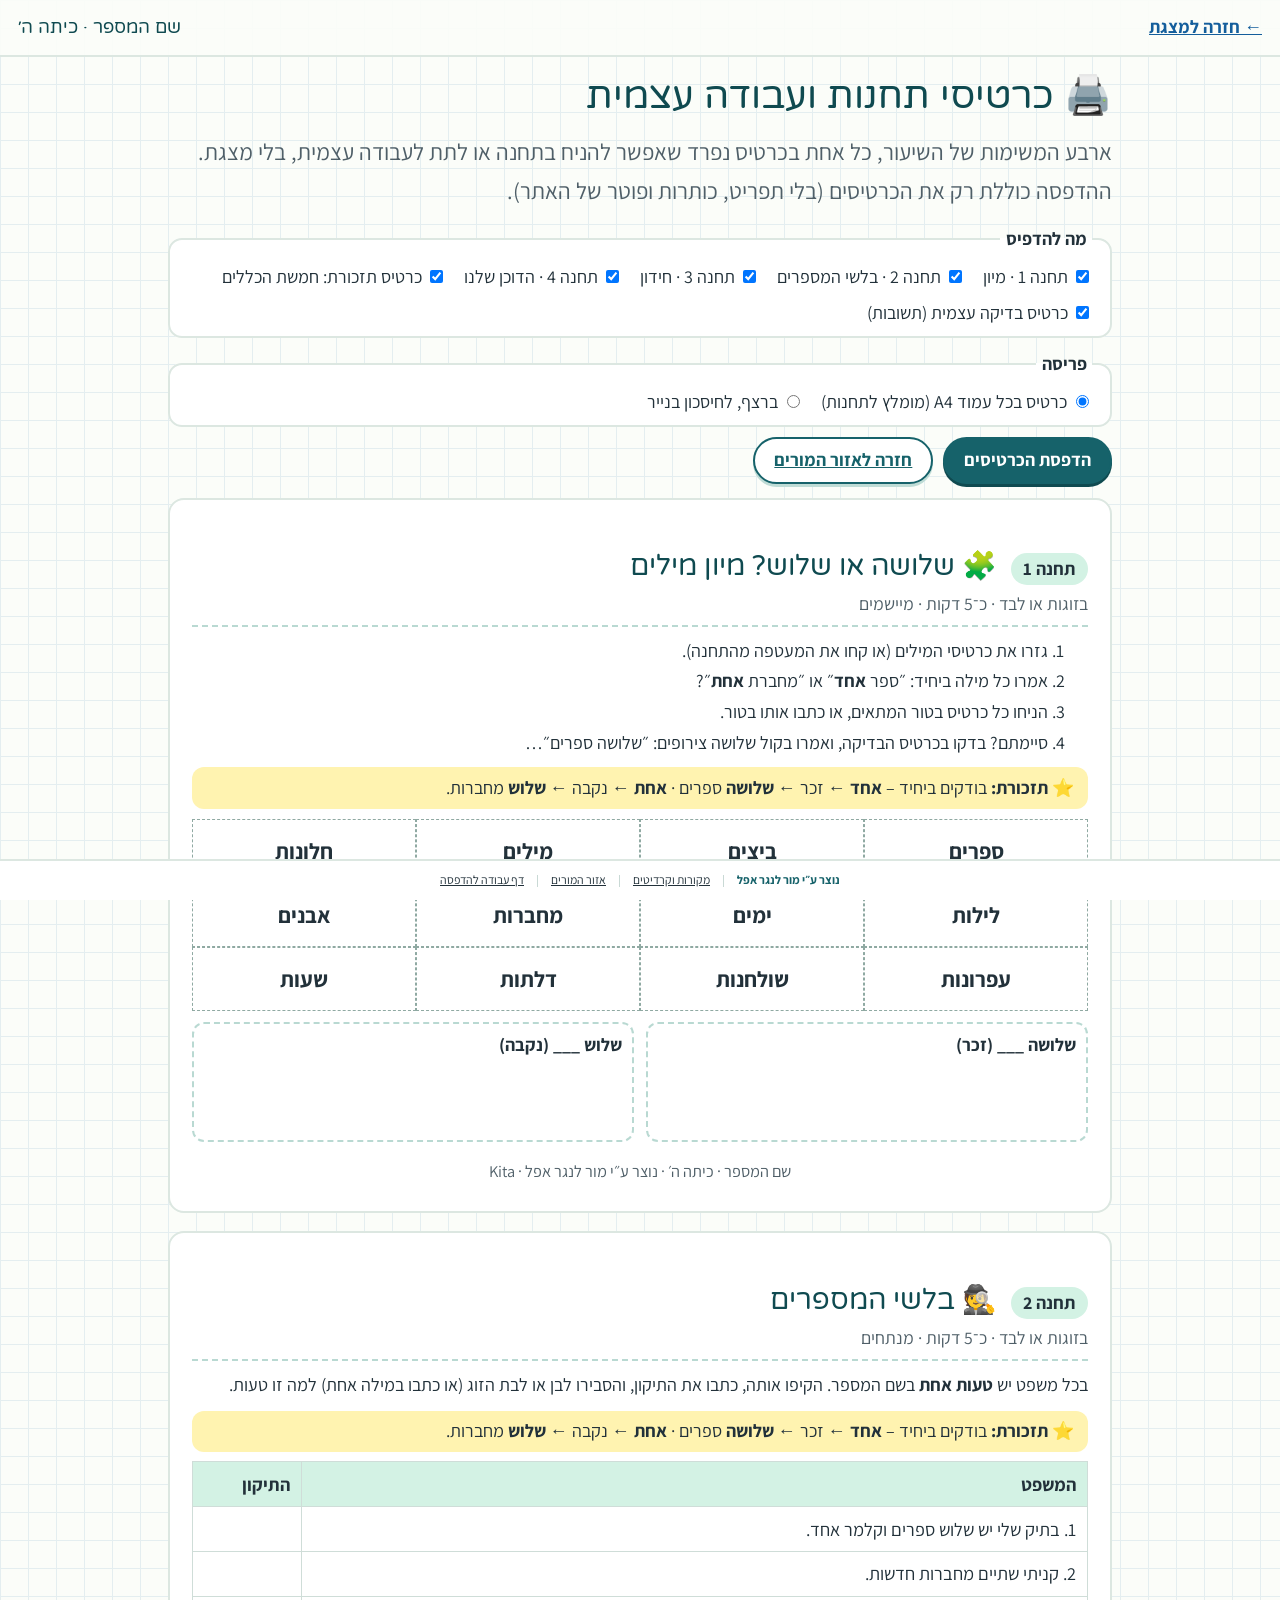
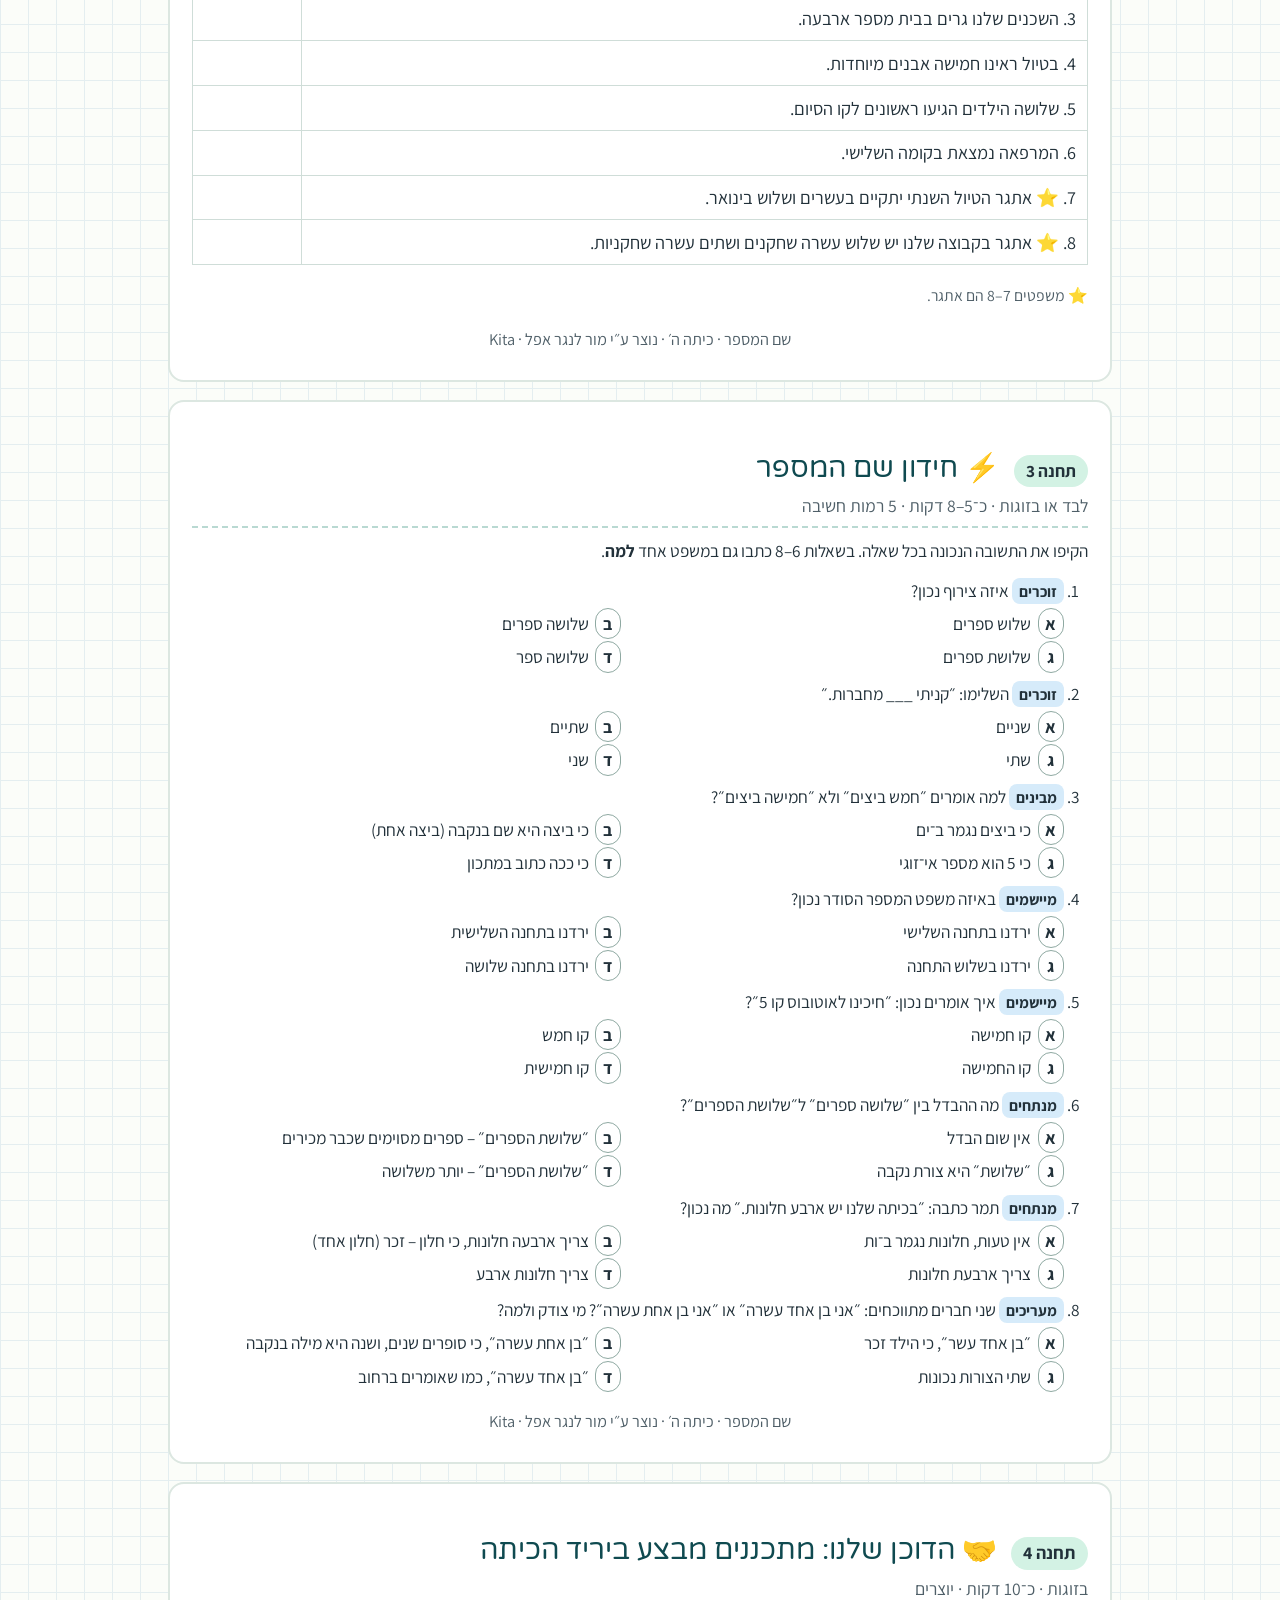
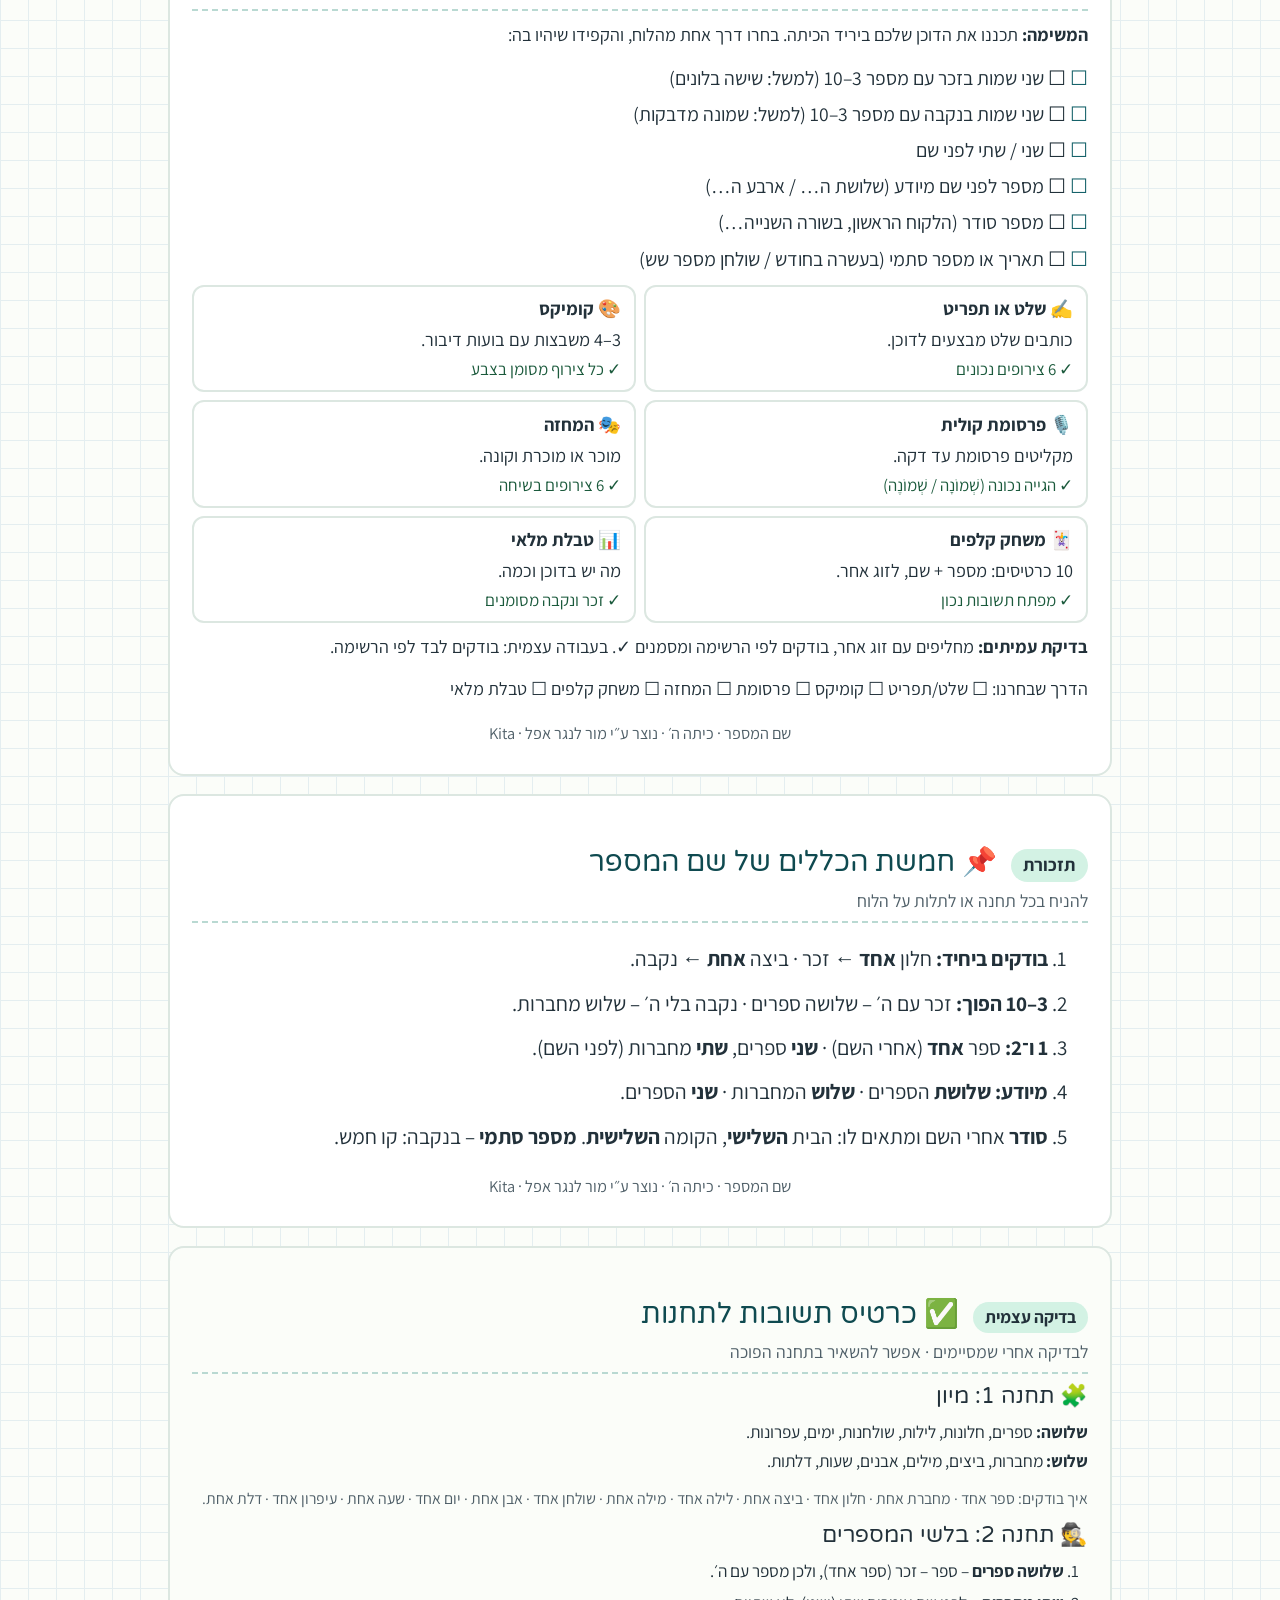
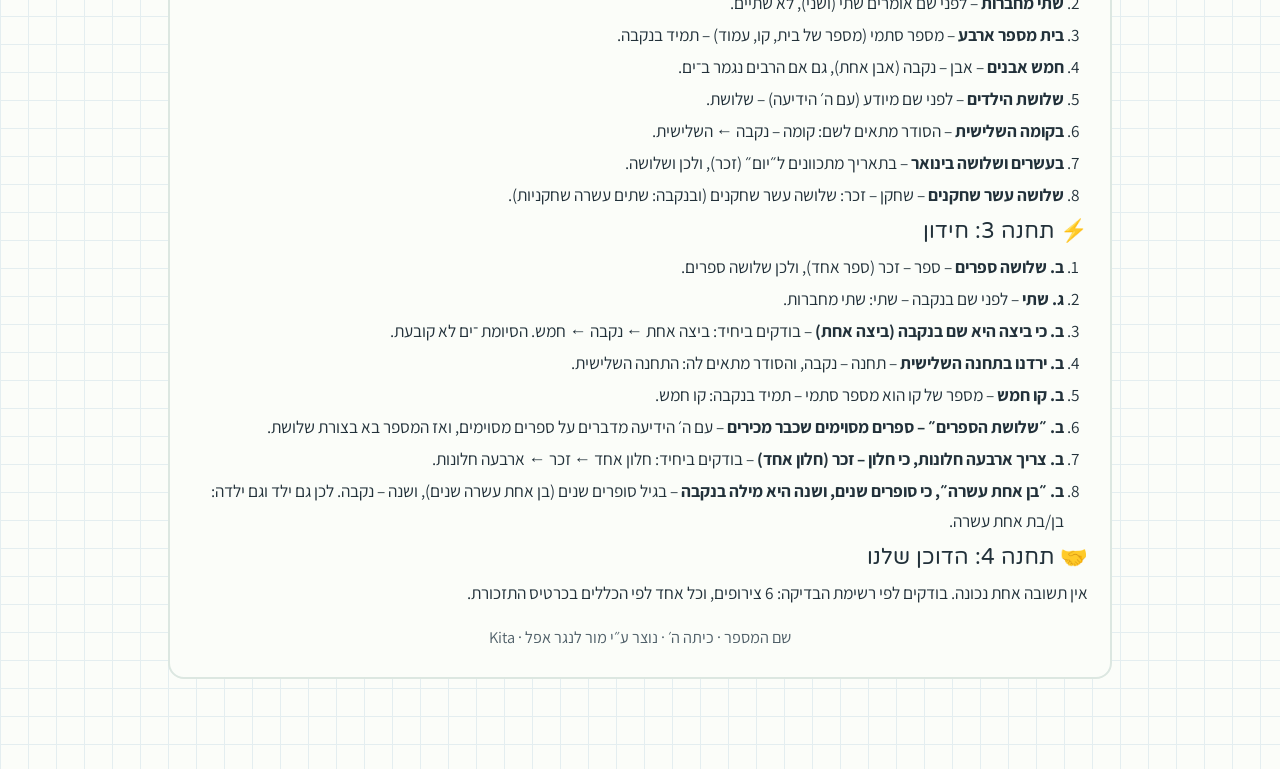
<file: stations.html>
<!doctype html>
<html lang="he" dir="rtl"><head><meta charset="utf-8"><meta name="viewport" content="width=device-width,initial-scale=1">
<title>כרטיסי תחנות להדפסה · שם המספר · כיתה ה׳</title><meta name="robots" content="noindex">
<link rel="preconnect" href="https://fonts.googleapis.com"><link rel="preconnect" href="https://fonts.gstatic.com" crossorigin>
<link href="https://fonts.googleapis.com/css2?family=Assistant:wght@400;600;700&family=Varela+Round&display=swap" rel="stylesheet">
<link rel="icon" href="assets/favicon.svg" type="image/svg+xml"><link rel="stylesheet" href="assets/deck.css"></head>
<body class="page stations"><a class="skip" href="#main">דילוג לתוכן</a>
<header class="page-head"><a class="back" href="index.html">← חזרה למצגת</a><span class="brand-t">שם המספר · כיתה ה׳</span></header>
<main id="main">
<div class="no-print"><h1>🖨️ כרטיסי תחנות ועבודה עצמית</h1>
<p class="lead">ארבע המשימות של השיעור, כל אחת בכרטיס נפרד שאפשר להניח בתחנה או לתת לעבודה עצמית, בלי מצגת. ההדפסה כוללת רק את הכרטיסים (בלי תפריט, כותרות ופוטר של האתר).</p>
<fieldset class="spanel"><legend>מה להדפיס</legend><label><input type="checkbox" data-pick="c1" checked> תחנה 1 · מיון</label><label><input type="checkbox" data-pick="c2" checked> תחנה 2 · בלשי המספרים</label><label><input type="checkbox" data-pick="c3" checked> תחנה 3 · חידון</label><label><input type="checkbox" data-pick="c4" checked> תחנה 4 · הדוכן שלנו</label><label><input type="checkbox" data-pick="rules" checked> כרטיס תזכורת: חמשת הכללים</label><label><input type="checkbox" data-pick="ans" checked> כרטיס בדיקה עצמית (תשובות)</label></fieldset>
<fieldset class="spanel"><legend>פריסה</legend><label><input type="radio" name="lay" value="page" checked> כרטיס בכל עמוד A4 (מומלץ לתחנות)</label>
<label><input type="radio" name="lay" value="flow"> ברצף, לחיסכון בנייר</label></fieldset>
<div class="row"><button type="button" class="btn" onclick="window.print()">הדפסת הכרטיסים</button><a class="btn ghost" href="teacher.html">חזרה לאזור המורים</a></div></div>
<div class="scards"><div class="swrap" data-k="c1"><article class="scard " data-card="תחנה 1"><header class="sc-head"><span class="sc-n">תחנה 1</span><h2>🧩 שלושה או שלוש? מיון מילים</h2><p class="sc-meta">בזוגות או לבד · כ־5 דקות · מיישמים</p></header><ol class="sc-steps"><li>גזרו את כרטיסי המילים (או קחו את המעטפה מהתחנה).</li><li>אמרו כל מילה ביחיד: ״ספר <b>אחד</b>״ או ״מחברת <b>אחת</b>״?</li><li>הניחו כל כרטיס בטור המתאים, או כתבו אותו בטור.</li><li>סיימתם? בדקו בכרטיס הבדיקה, ואמרו בקול שלושה צירופים: ״שלושה ספרים״…</li></ol><p class="sc-tip">⭐ <b>תזכורת:</b> בודקים ביחיד – <b>אחד</b> ← זכר ← <b>שלושה</b> ספרים · <b>אחת</b> ← נקבה ← <b>שלוש</b> מחברות.</p><div class="cutgrid" aria-label="כרטיסי מילים לגזירה"><span class="cut">ספרים</span><span class="cut">ביצים</span><span class="cut">מילים</span><span class="cut">חלונות</span><span class="cut">לילות</span><span class="cut">ימים</span><span class="cut">מחברות</span><span class="cut">אבנים</span><span class="cut">עפרונות</span><span class="cut">שולחנות</span><span class="cut">דלתות</span><span class="cut">שעות</span></div><div class="wsbins"><div><b>שלושה ___ (זכר)</b></div><div><b>שלוש ___ (נקבה)</b></div></div><p class="sh-foot">שם המספר · כיתה ה׳ · נוצר ע״י מור לנגר אפל · Kita</p></article></div><div class="swrap" data-k="c2"><article class="scard " data-card="תחנה 2"><header class="sc-head"><span class="sc-n">תחנה 2</span><h2>🕵️ בלשי המספרים</h2><p class="sc-meta">בזוגות או לבד · כ־5 דקות · מנתחים</p></header><p>בכל משפט יש <b>טעות אחת</b> בשם המספר. הקיפו אותה, כתבו את התיקון, והסבירו לבן או לבת הזוג (או כתבו במילה אחת) למה זו טעות.</p><p class="sc-tip">⭐ <b>תזכורת:</b> בודקים ביחיד – <b>אחד</b> ← זכר ← <b>שלושה</b> ספרים · <b>אחת</b> ← נקבה ← <b>שלוש</b> מחברות.</p><table class="ws"><thead><tr><th scope="col">המשפט</th><th scope="col">התיקון</th></tr></thead><tbody><tr><td>1. בתיק שלי יש שלוש ספרים וקלמר אחד.</td><td></td></tr><tr><td>2. קניתי שתיים מחברות חדשות.</td><td></td></tr><tr><td>3. השכנים שלנו גרים בבית מספר ארבעה.</td><td></td></tr><tr><td>4. בטיול ראינו חמישה אבנים מיוחדות.</td><td></td></tr><tr><td>5. שלושה הילדים הגיעו ראשונים לקו הסיום.</td><td></td></tr><tr><td>6. המרפאה נמצאת בקומה השלישי.</td><td></td></tr><tr><td>7. ⭐ אתגר הטיול השנתי יתקיים בעשרים ושלוש בינואר.</td><td></td></tr><tr><td>8. ⭐ אתגר בקבוצה שלנו יש שלוש עשרה שחקנים ושתים עשרה שחקניות.</td><td></td></tr></tbody></table><p class="small">⭐ משפטים 7–8 הם אתגר.</p><p class="sh-foot">שם המספר · כיתה ה׳ · נוצר ע״י מור לנגר אפל · Kita</p></article></div><div class="swrap" data-k="c3"><article class="scard dense" data-card="תחנה 3"><header class="sc-head"><span class="sc-n">תחנה 3</span><h2>⚡ חידון שם המספר</h2><p class="sc-meta">לבד או בזוגות · כ־5–8 דקות · 5 רמות חשיבה</p></header><p>הקיפו את התשובה הנכונה בכל שאלה. בשאלות 6–8 כתבו גם במשפט אחד <b>למה</b>.</p><ol class="squiz"><li><span class="ql">זוכרים</span> איזה צירוף נכון?<ol class="opts"><li><span class="ob">א</span> שלוש ספרים</li><li><span class="ob">ב</span> שלושה ספרים</li><li><span class="ob">ג</span> שלושת ספרים</li><li><span class="ob">ד</span> שלושה ספר</li></ol></li><li><span class="ql">זוכרים</span> השלימו: ״קניתי ___ מחברות.״<ol class="opts"><li><span class="ob">א</span> שניים</li><li><span class="ob">ב</span> שתיים</li><li><span class="ob">ג</span> שתי</li><li><span class="ob">ד</span> שני</li></ol></li><li><span class="ql">מבינים</span> למה אומרים ״חמש ביצים״ ולא ״חמישה ביצים״?<ol class="opts"><li><span class="ob">א</span> כי ביצים נגמר ב־ים</li><li><span class="ob">ב</span> כי ביצה היא שם בנקבה (ביצה אחת)</li><li><span class="ob">ג</span> כי 5 הוא מספר אי־זוגי</li><li><span class="ob">ד</span> כי ככה כתוב במתכון</li></ol></li><li><span class="ql">מיישמים</span> באיזה משפט המספר הסודר נכון?<ol class="opts"><li><span class="ob">א</span> ירדנו בתחנה השלישי</li><li><span class="ob">ב</span> ירדנו בתחנה השלישית</li><li><span class="ob">ג</span> ירדנו בשלוש התחנה</li><li><span class="ob">ד</span> ירדנו בתחנה שלושה</li></ol></li><li><span class="ql">מיישמים</span> איך אומרים נכון: ״חיכינו לאוטובוס קו 5״?<ol class="opts"><li><span class="ob">א</span> קו חמישה</li><li><span class="ob">ב</span> קו חמש</li><li><span class="ob">ג</span> קו החמישה</li><li><span class="ob">ד</span> קו חמישית</li></ol></li><li><span class="ql">מנתחים</span> מה ההבדל בין ״שלושה ספרים״ ל״שלושת הספרים״?<ol class="opts"><li><span class="ob">א</span> אין שום הבדל</li><li><span class="ob">ב</span> ״שלושת הספרים״ – ספרים מסוימים שכבר מכירים</li><li><span class="ob">ג</span> ״שלושת״ היא צורת נקבה</li><li><span class="ob">ד</span> ״שלושת הספרים״ – יותר משלושה</li></ol></li><li><span class="ql">מנתחים</span> תמר כתבה: ״בכיתה שלנו יש ארבע חלונות.״ מה נכון?<ol class="opts"><li><span class="ob">א</span> אין טעות, חלונות נגמר ב־ות</li><li><span class="ob">ב</span> צריך ארבעה חלונות, כי חלון – זכר (חלון אחד)</li><li><span class="ob">ג</span> צריך ארבעת חלונות</li><li><span class="ob">ד</span> צריך חלונות ארבע</li></ol></li><li><span class="ql">מעריכים</span> שני חברים מתווכחים: ״אני בן אחד עשרה״ או ״אני בן אחת עשרה״? מי צודק ולמה?<ol class="opts"><li><span class="ob">א</span> ״בן אחד עשר״, כי הילד זכר</li><li><span class="ob">ב</span> ״בן אחת עשרה״, כי סופרים שנים, ושנה היא מילה בנקבה</li><li><span class="ob">ג</span> שתי הצורות נכונות</li><li><span class="ob">ד</span> ״בן אחד עשרה״, כמו שאומרים ברחוב</li></ol></li></ol><p class="sh-foot">שם המספר · כיתה ה׳ · נוצר ע״י מור לנגר אפל · Kita</p></article></div><div class="swrap" data-k="c4"><article class="scard " data-card="תחנה 4"><header class="sc-head"><span class="sc-n">תחנה 4</span><h2>🤝 הדוכן שלנו: מתכננים מבצע ביריד הכיתה</h2><p class="sc-meta">בזוגות · כ־10 דקות · יוצרים</p></header><p><b>המשימה:</b> תכננו את הדוכן שלכם ביריד הכיתה. בחרו דרך אחת מהלוח, והקפידו שיהיו בה:</p><ul class="checks"><li>☐ שני שמות בזכר עם מספר 3–10 (למשל: שישה בלונים)</li><li>☐ שני שמות בנקבה עם מספר 3–10 (למשל: שמונה מדבקות)</li><li>☐ שני / שתי לפני שם</li><li>☐ מספר לפני שם מיודע (שלושת ה… / ארבע ה…)</li><li>☐ מספר סודר (הלקוח הראשון, בשורה השנייה…)</li><li>☐ תאריך או מספר סתמי (בעשרה בחודש / שולחן מספר שש)</li></ul><div class="sboard"><div><b>✍️ שלט או תפריט</b> כותבים שלט מבצעים לדוכן. <i>✓ 6 צירופים נכונים</i></div><div><b>🎨 קומיקס</b> 3–4 משבצות עם בועות דיבור. <i>✓ כל צירוף מסומן בצבע</i></div><div><b>🎙️ פרסומת קולית</b> מקליטים פרסומת עד דקה. <i>✓ הגייה נכונה (שְׁמוֹנָה / שְׁמוֹנֶה)</i></div><div><b>🎭 המחזה</b> מוכר או מוכרת וקונה. <i>✓ 6 צירופים בשיחה</i></div><div><b>🃏 משחק קלפים</b> 10 כרטיסים: מספר + שם, לזוג אחר. <i>✓ מפתח תשובות נכון</i></div><div><b>📊 טבלת מלאי</b> מה יש בדוכן וכמה. <i>✓ זכר ונקבה מסומנים</i></div></div><p><b>בדיקת עמיתים:</b> מחליפים עם זוג אחר, בודקים לפי הרשימה ומסמנים ✓. בעבודה עצמית: בודקים לבד לפי הרשימה.</p><p>הדרך שבחרנו: ☐ שלט/תפריט ☐ קומיקס ☐ פרסומת ☐ המחזה ☐ משחק קלפים ☐ טבלת מלאי</p><p class="sh-foot">שם המספר · כיתה ה׳ · נוצר ע״י מור לנגר אפל · Kita</p></article></div><div class="swrap" data-k="rules"><article class="scard rulescard" data-card="תזכורת"><header class="sc-head"><span class="sc-n">תזכורת</span><h2>📌 חמשת הכללים של שם המספר</h2><p class="sc-meta">להניח בכל תחנה או לתלות על הלוח</p></header><ol class="rules-p"><li><b>בודקים ביחיד:</b> חלון <b>אחד</b> ← זכר · ביצה <b>אחת</b> ← נקבה.</li><li><b>3–10 הפוך:</b> זכר עם ה׳ – שלושה ספרים · נקבה בלי ה׳ – שלוש מחברות.</li><li><b>1 ו־2:</b> ספר <b>אחד</b> (אחרי השם) · <b>שני</b> ספרים, <b>שתי</b> מחברות (לפני השם).</li><li><b>מיודע:</b> <b>שלושת</b> הספרים · <b>שלוש</b> המחברות · <b>שני</b> הספרים.</li><li><b>סודר</b> אחרי השם ומתאים לו: הבית <b>השלישי</b>, הקומה <b>השלישית</b>. <b>מספר סתמי</b> – בנקבה: קו חמש.</li></ol><p class="sh-foot">שם המספר · כיתה ה׳ · נוצר ע״י מור לנגר אפל · Kita</p></article></div><div class="swrap" data-k="ans"><article class="scard answers dense" data-card="בדיקה עצמית"><header class="sc-head"><span class="sc-n">בדיקה עצמית</span><h2>✅ כרטיס תשובות לתחנות</h2><p class="sc-meta">לבדיקה אחרי שמסיימים · אפשר להשאיר בתחנה הפוכה</p></header><h3>🧩 תחנה 1: מיון</h3><p><b>שלושה:</b> ספרים, חלונות, לילות, שולחנות, ימים, עפרונות.<br><b>שלוש:</b> מחברות, ביצים, מילים, אבנים, שעות, דלתות.</p><p class="small">איך בודקים: ספר אחד · מחברת אחת · חלון אחד · ביצה אחת · לילה אחד · מילה אחת · שולחן אחד · אבן אחת · יום אחד · שעה אחת · עיפרון אחד · דלת אחת.</p><h3>🕵️ תחנה 2: בלשי המספרים</h3><ol class="akey"><li><b>שלושה ספרים</b> – ספר – זכר (ספר אחד), ולכן מספר עם ה׳.</li><li><b>שתי מחברות</b> – לפני שם אומרים שתי (ושני), לא שתיים.</li><li><b>בית מספר ארבע</b> – מספר סתמי (מספר של בית, קו, עמוד) – תמיד בנקבה.</li><li><b>חמש אבנים</b> – אבן – נקבה (אבן אחת), גם אם הרבים נגמר ב־ים.</li><li><b>שלושת הילדים</b> – לפני שם מיודע (עם ה׳ הידיעה) – שלושת.</li><li><b>בקומה השלישית</b> – הסודר מתאים לשם: קומה – נקבה ← השלישית.</li><li><b>בעשרים ושלושה בינואר</b> – בתאריך מתכוונים ל״יום״ (זכר), ולכן ושלושה.</li><li><b>שלושה עשר שחקנים</b> – שחקן – זכר: שלושה עשר שחקנים (ובנקבה: שתים עשרה שחקניות).</li></ol><h3>⚡ תחנה 3: חידון</h3><ol class="akey"><li><b>ב. שלושה ספרים</b> – ספר – זכר (ספר אחד), ולכן שלושה ספרים.</li><li><b>ג. שתי</b> – לפני שם בנקבה – שתי: שתי מחברות.</li><li><b>ב. כי ביצה היא שם בנקבה (ביצה אחת)</b> – בודקים ביחיד: ביצה אחת ← נקבה ← חמש. הסיומת ־ים לא קובעת.</li><li><b>ב. ירדנו בתחנה השלישית</b> – תחנה – נקבה, והסודר מתאים לה: התחנה השלישית.</li><li><b>ב. קו חמש</b> – מספר של קו הוא מספר סתמי – תמיד בנקבה: קו חמש.</li><li><b>ב. ״שלושת הספרים״ – ספרים מסוימים שכבר מכירים</b> – עם ה׳ הידיעה מדברים על ספרים מסוימים, ואז המספר בא בצורת שלושת.</li><li><b>ב. צריך ארבעה חלונות, כי חלון – זכר (חלון אחד)</b> – בודקים ביחיד: חלון אחד ← זכר ← ארבעה חלונות.</li><li><b>ב. ״בן אחת עשרה״, כי סופרים שנים, ושנה היא מילה בנקבה</b> – בגיל סופרים שנים (בן אחת עשרה שנים), ושנה – נקבה. לכן גם ילד וגם ילדה: בן/בת אחת עשרה.</li></ol><h3>🤝 תחנה 4: הדוכן שלנו</h3><p>אין תשובה אחת נכונה. בודקים לפי רשימת הבדיקה: 6 צירופים, וכל אחד לפי הכללים בכרטיס התזכורת.</p><p class="sh-foot">שם המספר · כיתה ה׳ · נוצר ע״י מור לנגר אפל · Kita</p></article></div></div></main>
<footer class="site-foot" role="contentinfo"><span class="made">נוצר ע״י מור לנגר אפל</span><span class="sep">|</span><a href="index.html#credits">מקורות וקרדיטים</a><span class="sep">|</span><a href="teacher.html">אזור המורים</a><span class="sep">|</span><a href="handout.html">דף עבודה להדפסה</a></footer>
<script>
(function(){function upd(){document.querySelectorAll("[data-pick]").forEach(function(c){document.querySelector('.swrap[data-k="'+c.getAttribute("data-pick")+'"]').hidden=!c.checked;});
var f=document.querySelector('input[name="lay"]:checked').value==="flow";document.body.classList.toggle("flow",f);}
document.querySelectorAll("[data-pick],input[name=lay]").forEach(function(i){i.addEventListener("change",upd);});upd();})();
</script></body></html>
</file>
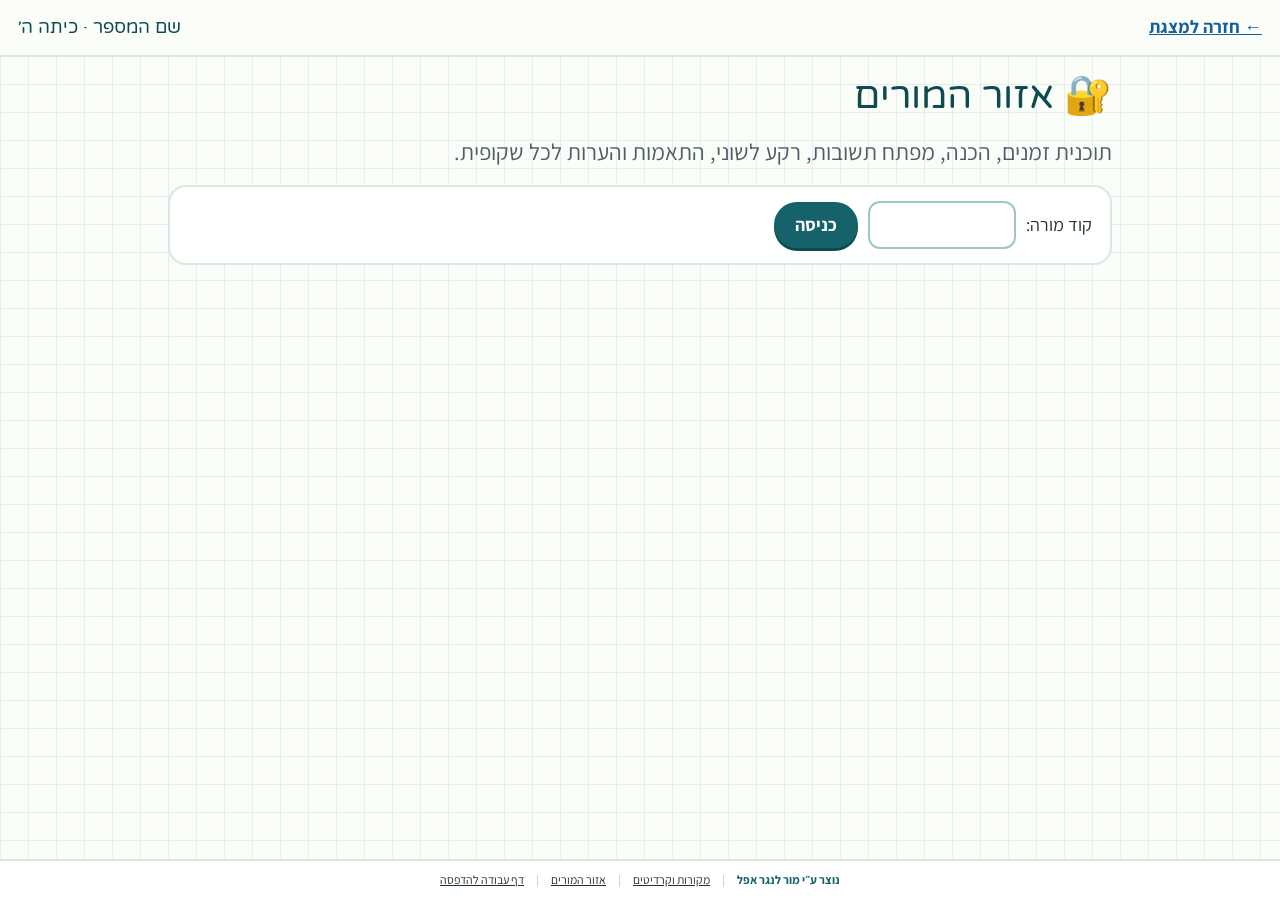
<file: teacher.html>
<!doctype html>
<html lang="he" dir="rtl"><head><meta charset="utf-8"><meta name="viewport" content="width=device-width,initial-scale=1">
<title>אזור המורים · שם המספר · כיתה ה׳</title><meta name="robots" content="noindex">
<link rel="preconnect" href="https://fonts.googleapis.com"><link rel="preconnect" href="https://fonts.gstatic.com" crossorigin>
<link href="https://fonts.googleapis.com/css2?family=Assistant:wght@400;600;700&family=Varela+Round&display=swap" rel="stylesheet">
<link rel="icon" href="assets/favicon.svg" type="image/svg+xml"><link rel="stylesheet" href="assets/deck.css"></head>
<body class="page teacher"><a class="skip" href="#main">דילוג לתוכן</a>
<header class="page-head"><a class="back" href="index.html">← חזרה למצגת</a><span class="brand-t">שם המספר · כיתה ה׳</span></header>
<main id="main"><h1>🔐 אזור המורים</h1><p class="lead">תוכנית זמנים, הכנה, מפתח תשובות, רקע לשוני, התאמות והערות לכל שקופית.</p>
<div id="teacher-gate"><form id="teacher-form" class="gate-inline"><label for="teacher-pw">קוד מורה:</label> <input id="teacher-pw" type="password" inputmode="numeric" autocomplete="off"> <button class="btn" type="submit">כניסה</button>
<p id="teacher-err" class="err" role="alert" hidden>הקוד לא נכון. נסו שוב.</p></form>
<div id="teacher-content" hidden></div></div></main>
<footer class="site-foot" role="contentinfo"><span class="made">נוצר ע״י מור לנגר אפל</span><span class="sep">|</span><a href="index.html#credits">מקורות וקרדיטים</a><span class="sep">|</span><a href="teacher.html">אזור המורים</a><span class="sep">|</span><a href="handout.html">דף עבודה להדפסה</a></footer>
<script type="text/plain" id="teacher-data">[base64]/[base64]/[base64]/[base64]/[base64]/[base64]/Xqdeq15nXmdedIOKAkyDXqdeq15kg15nXlde015MsINep16DXmS/[base64]/[base64]/[base64]/[base64]/[base64]/Xqdeq15nXmdedIOKAkyDXqdeq15kg15nXlde015MsINep16DXmS/[base64]/[base64]/[base64]/[base64]</script>
<script>
(function(){var $=function(s){return document.querySelector(s);},PFX="kitaShm5num",D=null,pres=location.hash==="#presenter";
function data(){if(!D)D=JSON.parse(decodeURIComponent(escape(atob($("#teacher-data").textContent.trim()))));return D;}
function showSlide(id){var d=data(),i=d.ids.indexOf(id);if(i<0)i=0,id=d.ids[0];$("#teacher-content").innerHTML='<h2>שקופית '+(i+1)+' מתוך '+d.ids.length+': '+d.labels[id]+'</h2>'+(d.notes[id]||"")+'<p class="small">החלון מתעדכן לבד כשעוברים שקופית במצגת.</p>';}
function unlock(){var d=data();$("#teacher-form").hidden=true;$("#teacher-content").hidden=false;try{sessionStorage.setItem(PFX+"TeacherOK","1");}catch(e){}
  if(pres){document.body.classList.add("presenter");var id=null;try{id=localStorage.getItem(PFX+"Slide");}catch(e){}showSlide(id);
    try{var bc=new BroadcastChannel("kita-shem-hamispar-5");bc.onmessage=function(e){if(e.data&&e.data.slide)showSlide(e.data.slide);};}catch(e){}
    addEventListener("storage",function(e){if(e.key===PFX+"Slide"&&e.newValue)showSlide(e.newValue);});}
  else{$("#teacher-content").innerHTML=d.content;var lb=$("#lock-btn");if(lb)lb.addEventListener("click",function(){try{sessionStorage.removeItem(PFX+"TeacherOK");}catch(e){}location.reload();});}}
$("#teacher-form").addEventListener("submit",function(e){e.preventDefault();var pw=$("#teacher-pw");if(pw.value.trim()==="1010"){$("#teacher-err").hidden=true;unlock();}else{$("#teacher-err").hidden=false;pw.value="";pw.focus();}});
try{if(sessionStorage.getItem(PFX+"TeacherOK")==="1")unlock();}catch(e){}
})();
</script></body></html>
</file>
<file: assets/deck.css>
/* Kita · שם המספר (כיתה ה׳) – "pastel notebook" web deck: graph-paper page, number tiles, mint/coral/lemon.
   Framework adapted from the Kita deck (navigation, notes gate 1010, footer). Fonts: Varela Round (headings) + Assistant (text). */
:root{--ink:#22313A;--ink2:#4F5F68;--deep:#16626A;--deep2:#0F4A50;--paper:#FBFDF9;--card:#FFFFFF;--line:#DCE7E1;--grid:#E4EEF0;
--coral:#FFD9CF;--lemon:#FFF3B0;--mint:#D3F2E4;--sky:#D6EBFA;--lilac:#E9E0FA;--rose:#FBDDE8;
--m:#CFE6FB;--mb:#3D7DB8;--mt:#1D4E7E;  /* masculine tint */
--f:#FBE0EA;--fb:#C25B84;--ft:#7C2C4E;  /* feminine tint */
--ok:#DDF5E8;--okb:#2F8A5F;--okt:#1B5A3C;--no:#FFE3E3;--nob:#C8545B;--not:#86262D;
--top:clamp(44px,6.2vh,64px);--navh:clamp(46px,6.4vh,64px);--foot:clamp(34px,4.6vh,46px);--r:18px}
html{font-size:clamp(15px,min(1.5vw,2.75vh),34px)}
*{box-sizing:border-box}
body{margin:0;color:var(--ink);font:400 1rem/1.55 "Assistant",Arial,sans-serif;background:
linear-gradient(var(--grid) 1px,transparent 1px) 0 0/28px 28px,linear-gradient(90deg,var(--grid) 1px,transparent 1px) 0 0/28px 28px,var(--paper)}
body.deck-page{height:100vh;height:100dvh;overflow:hidden}
h1,h2,h3,.brand span,.tag,.tile{font-family:"Varela Round","Assistant",sans-serif;font-weight:400;line-height:1.25}
h1{font-size:2.9rem;margin:.1em 0 .3em;color:var(--deep2)}h1 span{font-size:.6em;color:var(--ink2)}
h2{font-size:1.85rem;margin:0 0 .45em;color:var(--deep2)}h3{font-size:1.15rem;margin:.4em 0 .3em}
p{margin:.3em 0 .6em}a{color:#145E9C}b,strong{font-weight:700}
.skip{position:absolute;right:8px;top:-90px;background:#fff;padding:8px 12px;z-index:200;border-radius:8px}.skip:focus{top:8px}
:focus-visible{outline:3px solid #1E7CC0;outline-offset:3px;border-radius:8px}
.sr-only{position:absolute!important;width:1px;height:1px;overflow:hidden;clip:rect(0 0 0 0);white-space:nowrap}
[hidden]{display:none!important}
.small{font-size:.82rem;color:var(--ink2)}.muted{color:var(--ink2)}.center{text-align:center}
.c-coral{background:var(--coral)}.c-lemon{background:var(--lemon)}.c-mint{background:var(--mint)}.c-sky{background:var(--sky)}.c-lilac{background:var(--lilac)}.c-rose{background:var(--rose)}
mark{background:var(--lemon);color:inherit;border-radius:6px;padding:0 .12em;box-shadow:inset 0 -.25em 0 #FFD95A}
.m{color:var(--mt)}.f{color:var(--ft)}
.mtag,.ftag{display:inline-block;font-size:.72em;font-weight:700;border-radius:999px;padding:0 .55em;vertical-align:middle}
.mtag{background:var(--m);color:var(--mt)}.ftag{background:var(--f);color:var(--ft)}
/* top bar */
.topbar{position:fixed;top:0;right:0;left:0;height:var(--top);display:flex;align-items:center;gap:12px;padding:0 14px;z-index:60;background:rgba(251,253,249,.94);border-bottom:2px solid var(--line);font-size:clamp(13px,.72rem,22px)}
.brand{display:flex;align-items:center;gap:8px;white-space:nowrap}.brand svg{width:2.1em;height:2.1em}.brand span{font-size:1.05em;color:var(--deep2)}
.phase{padding:.25em .9em;border-radius:999px;background:var(--mint);font-weight:700;white-space:nowrap;overflow:hidden;text-overflow:ellipsis;min-width:0}
.tools{margin-inline-start:auto;display:flex;gap:8px;align-items:center}
.timer{display:flex;gap:4px}
.tbtn{font:inherit;font-weight:700;color:var(--ink);background:#fff;border:2px solid var(--line);border-radius:999px;padding:.3em .85em;cursor:pointer;min-height:36px;white-space:nowrap}
.tbtn:hover{border-color:#9CC9C0}.tbtn.sm{padding:.3em .6em}.tbtn.running{background:var(--mint);border-color:var(--okb)}.tbtn.done{background:var(--rose);border-color:var(--nob)}
.tbtn:disabled{opacity:.45;cursor:default}
/* deck + slides */
.deck{position:fixed;top:var(--top);bottom:calc(var(--navh) + var(--foot));right:0;left:0;outline:none}
.slide{position:absolute;inset:0;display:none;flex-direction:column;padding:2.2vh 4vw 1.6vh;overflow-y:auto;overflow-x:hidden}
.slide.active{display:flex;animation:fadein .35s ease}
.slide>:first-child{margin-top:auto}.slide>:last-child{margin-bottom:auto}
@keyframes fadein{from{opacity:0;transform:translateY(8px)}to{opacity:1;transform:none}}
.big{font-size:1.2rem}.lead{font-size:1.2rem;color:var(--ink2)}.kicker{font-weight:700;color:var(--ink2);margin:0}
.two{display:grid;grid-template-columns:1fr 1fr;gap:3vw;align-items:start}
.two.wide{grid-template-columns:1.25fr 1fr}
.btn{font:inherit;font-weight:700;color:#fff;background:var(--deep);border:2px solid var(--deep);border-radius:999px;padding:.32em 1.05em;cursor:pointer;min-height:44px;box-shadow:0 3px 0 var(--deep2)}
.btn:hover{filter:brightness(1.08)}.btn:active{transform:translateY(2px);box-shadow:0 1px 0 var(--deep2)}
.btn.ghost{background:#fff;color:var(--deep);box-shadow:0 3px 0 #BFDCD6}
.btn.sm{min-height:38px;padding:.2em .8em;font-size:.9rem}
.reveal-box{background:var(--ok);border:2px solid var(--okb);border-radius:var(--r);padding:.5em 1em;margin-top:.6em;font-size:1.05rem}
.callout{background:#fff;border:2px dashed #A9D3CA;border-radius:var(--r);padding:.5em 1em;margin:.7em 0 0}
.rule{background:var(--lemon);border:2px solid #EBCB4C;border-radius:var(--r);padding:.5em 1em;margin:.6em 0 0;font-size:1.08rem}
.tag{display:inline-block;align-self:flex-start;padding:.15em .9em;border-radius:999px;font-size:.9rem;margin:0 0 .4em;border:2px solid rgba(34,49,58,.12)}
/* title */
.title-wrap{display:grid;grid-template-columns:1.25fr .9fr;gap:3vw;align-items:center}
.title-art{width:100%;max-height:60vh}
.agenda{list-style:none;padding:0;margin:.6em 0;display:flex;flex-wrap:wrap;gap:.45em}
.agenda li{padding:.25em .9em;border-radius:999px;font-weight:700;border:2px solid rgba(34,49,58,.1)}
.hint{font-size:.8rem;color:var(--ink2)}
/* hook: fair sign */
.sign{background:#FFFDF2;border:4px solid #E7B95A;border-radius:22px;padding:.6em 1.2em;box-shadow:0 8px 0 #F1DDA8;position:relative;max-width:30em}
.sign h3{font-size:1.5rem;margin:.1em 0 .3em;color:#9A5B12}
.sign ol{margin:0;padding-inline-start:1.4em;font-size:1.3rem;line-height:1.7}
.sign .bad{text-decoration:wavy underline var(--nob);text-underline-offset:.25em}
.vote{display:flex;gap:.5em;flex-wrap:wrap;margin:.5em 0}
.vote span{background:#fff;border:2px solid var(--line);border-radius:14px;padding:.2em .8em;font-weight:700;font-size:1.1rem}
/* tiles (uses / rules) */
.tiles{display:grid;grid-template-columns:repeat(4,1fr);gap:1vw}.tiles.three{grid-template-columns:repeat(3,1fr)}.tiles.two-c{grid-template-columns:repeat(2,1fr)}
.tile-card{border-radius:var(--r);padding:.6em .9em;border:2px solid rgba(34,49,58,.08)}
.tile-card h3{margin:.1em 0 .25em;font-size:1.2rem}.tile-card p{margin:.2em 0;font-size:1rem}
.tile-card .ex{font-size:1.15rem;font-weight:700;background:#fff;border-radius:12px;padding:.15em .55em;display:inline-block;margin:.2em 0}
.tile-card .q{font-family:"Varela Round",sans-serif;font-size:1.5rem;color:var(--deep2)}
/* number table */
.ntable{width:100%;border-collapse:separate;border-spacing:0;background:#fff;border-radius:16px;overflow:hidden;border:2px solid var(--line);font-size:1.05rem}
.ntable th,.ntable td{padding:.18em .7em;border-bottom:1px solid var(--line);text-align:start}
.ntable thead th{font-family:"Varela Round",sans-serif;font-weight:400;font-size:1.1rem}
.ntable th.hm,.ntable td.hm{background:#F1F8FF}.ntable th.hf,.ntable td.hf{background:#FFF4F8}
.ntable thead th.hm{background:var(--m);color:var(--mt)}.ntable thead th.hf{background:var(--f);color:var(--ft)}
.ntable td.num{font-weight:700;color:var(--ink2);width:2.2em;text-align:center;font-variant-numeric:tabular-nums}
.ntable tr:last-child td{border-bottom:0}
.ntable.compact{font-size:.95rem}.ntable.compact th,.ntable.compact td{padding:.1em .6em}
.say{font:inherit;font-size:.8em;background:none;border:0;cursor:pointer;padding:0 .2em;opacity:.7;min-width:28px;min-height:28px}.say:hover{opacity:1}
/* flip cards (check the singular) */
.flips{display:grid;grid-template-columns:repeat(3,1fr);gap:.8vw}
.flip{font:inherit;text-align:center;background:#fff;border:2px solid var(--line);border-radius:var(--r);padding:.5em .6em;cursor:pointer;min-height:4.6em;color:var(--ink);display:flex;flex-direction:column;justify-content:center;gap:.15em}
.flip .w{font-family:"Varela Round",sans-serif;font-size:1.35rem}.flip .a{font-size:1rem}
.flip[aria-expanded="true"].is-m{background:#F1F8FF;border-color:var(--mb)}.flip[aria-expanded="true"].is-f{background:#FFF4F8;border-color:var(--fb)}
/* sorting task */
.sort-bank{display:flex;flex-wrap:wrap;gap:.45em;min-height:3em;padding:.5em;background:#fff;border:2px dashed #B9D9D2;border-radius:var(--r);margin:.3em 0 .6em}
.card{font:inherit;font-weight:700;font-size:1.15rem;background:#fff;border:2px solid #C9DCD6;border-radius:12px;padding:.2em .8em;cursor:grab;min-height:44px;color:var(--ink);touch-action:none;user-select:none}
.card[aria-pressed="true"]{background:var(--lemon);border-color:#D9B437;box-shadow:0 0 0 3px #FFE58A}
.card.right{background:var(--ok);border-color:var(--okb);color:var(--okt)}.card.wrong{background:var(--no);border-color:var(--nob);color:var(--not)}
.card.dragging{opacity:.5}
.bins{display:grid;grid-template-columns:1fr 1fr;gap:1.2vw}
.bin{border-radius:var(--r);padding:.4em .7em .7em;min-height:7.5em;border:3px solid transparent;cursor:pointer}
.bin.bm{background:#EEF6FF;border-color:#B5D3F0}.bin.bf{background:#FFF1F6;border-color:#F0C0D3}
.bin.over{outline:4px solid #1E7CC0;outline-offset:2px}
.bin h3{margin:.05em 0 .3em;font-size:1.35rem}.bin .drop{display:flex;flex-wrap:wrap;gap:.4em}
.task-bar{display:flex;gap:.6em;align-items:center;flex-wrap:wrap;margin-top:.6em}
.score{font-weight:700;font-size:1.05rem}
/* error hunt */
.hunt{display:grid;grid-template-columns:1fr 1fr;gap:.6em 1.2vw}
.sent{background:#fff;border:2px solid var(--line);border-radius:16px;padding:.35em .8em}
.sent .lvl{font-size:.72rem;font-weight:700;color:var(--ink2)}
.sent p{margin:.1em 0;font-size:1.12rem;line-height:1.9}
.wd{font:inherit;background:none;border:0;border-bottom:2px dotted #B9C9CF;padding:0 .08em;margin:0;cursor:pointer;color:inherit;line-height:1.3}
.wd:hover{background:#F2F8F6}
.wd.hit{background:var(--no);border-bottom-color:var(--nob);text-decoration:line-through;text-decoration-color:var(--nob)}
.wd.miss{animation:shake .35s}
@keyframes shake{25%{transform:translateX(3px)}75%{transform:translateX(-3px)}}
.fix{display:block;margin:.15em 0 0;font-size:1rem;color:var(--okt);background:var(--ok);border-radius:10px;padding:.1em .55em}
.fix b{font-size:1.08rem}
.sent.done{border-color:var(--okb)}
.miss-note{font-size:.9rem;color:var(--not)}
/* quiz */
.quiz{background:#fff;border:2px solid var(--line);border-radius:var(--r);padding:.6em 1em;max-width:58em}
.quiz .lvl{font-size:.75rem;font-weight:700;color:var(--ink2);background:var(--mint);border-radius:999px;padding:.05em .7em;display:inline-block}
.quiz .q{font-size:1.28rem;font-weight:700;margin:.25em 0 .45em}
.opts{display:grid;grid-template-columns:1fr 1fr;gap:.5em}
.opt{font:inherit;font-size:1.1rem;text-align:start;background:#F7FBFA;border:2px solid #CFE3DD;border-radius:14px;padding:.4em .7em;cursor:pointer;color:var(--ink);display:flex;gap:.5em;align-items:center;min-height:48px}
.opt:hover{border-color:#8FC3B7}.opt.right{background:var(--ok);border-color:var(--okb);color:var(--okt)}.opt.wrong{background:var(--no);border-color:var(--nob);color:var(--not)}
.n{display:inline-grid;place-items:center;width:1.7em;height:1.7em;border-radius:50%;background:var(--lemon);font-weight:700;flex:none}
.explain{margin:.5em 0 0;font-size:1.05rem}
.quiz-nav{display:flex;align-items:center;gap:1em;justify-content:center;margin-top:.5em;flex-wrap:wrap}
/* pair task + choice board */
.mission{background:#fff;border:2px solid var(--line);border-radius:var(--r);padding:.4em 1em}
.checks{list-style:none;padding:0;margin:.2em 0;font-size:1.02rem}.checks li{margin:.15em 0}.checks li::before{content:"☐ ";color:var(--deep)}
.board{display:grid;grid-template-columns:repeat(3,1fr);gap:.7vw}
.way{border-radius:var(--r);padding:.35em .7em;border:2px solid rgba(34,49,58,.08)}.way b{font-size:1.02rem}.way p{margin:.1em 0;font-size:.86rem}
.crit{font-weight:700;color:var(--okt)}
/* summary + exit */
.rules{list-style:none;padding:0;margin:0;display:grid;grid-template-columns:1fr 1fr;gap:.6em 1.2vw;counter-reset:r}
.rules li{background:#fff;border:2px solid var(--line);border-radius:16px;padding:.4em .9em .4em .7em;font-size:1.08rem;counter-increment:r;display:flex;gap:.6em;align-items:flex-start}
.rules li::before{content:counter(r);display:inline-grid;place-items:center;flex:none;width:1.7em;height:1.7em;border-radius:10px;background:var(--mint);font-family:"Varela Round",sans-serif;color:var(--deep2)}
.exit{font-size:1.25rem;padding-inline-start:1.3em}.exit li{margin:.45em 0;background:#fff;border:2px solid var(--line);border-radius:16px;padding:.35em .8em}
.exit .lvl{font-size:.7em;font-weight:700;color:var(--ink2);background:var(--mint);border-radius:999px;padding:0 .6em;margin-inline-start:.4em}
.self{font-size:1.2rem;font-weight:700}
.src{padding-inline-start:1.1em;font-size:.92rem}.src li{margin:.3em 0}
.made-by{font-weight:700;color:var(--deep)}
/* bottom nav */
.deck-nav{position:fixed;right:0;left:0;bottom:var(--foot);height:var(--navh);display:flex;align-items:center;gap:12px;padding:0 14px;z-index:55;background:rgba(251,253,249,.95);border-top:2px solid var(--line);font-size:clamp(14px,.75rem,24px)}
.nbtn{font:inherit;font-weight:700;border-radius:999px;border:2px solid var(--deep);background:#fff;color:var(--deep);padding:.3em 1.1em;cursor:pointer;min-height:40px;min-width:44px}
.nbtn.primary{background:var(--deep);color:#fff}.nbtn:disabled{opacity:.35;cursor:default}
.progress{flex:1;height:10px;background:#E5EEEA;border-radius:999px;overflow:hidden}.progress i{display:block;height:100%;width:0;background:linear-gradient(90deg,#FFB8A3,#FFE07A,#9FE0C4,#9CCBF2);transition:width .3s;margin-inline-start:0}
.counter{font-weight:700;font-variant-numeric:tabular-nums;min-width:4.2em;text-align:center}
/* fixed footer (house standard) */
.site-foot{position:fixed;bottom:0;right:0;left:0;min-height:var(--foot);z-index:70;display:flex;flex-wrap:wrap;gap:4px 12px;align-items:center;justify-content:center;padding:4px 10px;background:#fff;border-top:2px solid var(--line);font-size:clamp(12px,.62rem,18px)}
.site-foot .made{font-weight:700;color:var(--deep)}.site-foot a{color:var(--ink)}.site-foot .sep{color:#A9C3BC}
/* teacher notes drawer */
.notes{position:fixed;left:12px;bottom:calc(var(--navh) + var(--foot) + 10px);width:min(520px,calc(100vw - 24px));max-height:52vh;z-index:80;background:#FFFEF7;border:3px solid var(--deep);border-radius:18px;box-shadow:0 10px 30px rgba(34,49,58,.25);display:flex;flex-direction:column;font-size:clamp(14px,.7rem,20px)}
.notes-head{display:flex;gap:8px;align-items:center;padding:.5em .8em;border-bottom:2px solid var(--line);background:var(--lemon);border-radius:15px 15px 0 0}
.notes-head span{flex:1;color:var(--ink2);font-size:.9em}
.notes-body{padding:.6em .9em;overflow-y:auto;line-height:1.55}.notes-body ul{padding-inline-start:1.1em;margin:.3em 0}.notes-body h4{margin:.5em 0 .1em}
dialog.gate{border:3px solid var(--deep);border-radius:20px;padding:1em 1.4em;max-width:min(420px,92vw);font-size:clamp(15px,.8rem,22px);color:var(--ink)}
dialog.gate::backdrop{background:rgba(15,40,50,.45)}.gate .row{display:flex;gap:.6em;margin-top:.6em}.gate .err{color:var(--not);font-weight:700}.gate h2{font-size:1.4rem}
.gate input{font:inherit;font-size:1.2rem;width:6em;padding:.2em .5em;border:2px solid #9CC9C0;border-radius:12px;background:#fff;color:var(--ink)}
/* responsive */
@media (max-width:900px),(max-aspect-ratio:1/1){
  html{font-size:16px}
  .slide{padding:14px 14px 18px}
  .slide>:first-child{margin-top:0}
  .two,.two.wide,.title-wrap{grid-template-columns:1fr}
  .tiles,.tiles.three{grid-template-columns:1fr 1fr}
  .board,.flips{grid-template-columns:1fr 1fr}.opts,.hunt,.rules{grid-template-columns:1fr}
  .title-art{max-height:30vh}h1{font-size:2.1rem}h2{font-size:1.45rem}
  .hide-sm{display:none}.phase{display:none}.brand span{display:none}
}
@media (max-width:520px){.board,.tiles,.tiles.two-c{grid-template-columns:1fr}.topbar{gap:6px;padding:0 8px}.tools{gap:4px}.tbtn{padding:.25em .55em}.bins{grid-template-columns:1fr}}
@media (prefers-reduced-motion:reduce){.slide.active{animation:none}.progress i{transition:none}.wd.miss{animation:none}}
@media print{.topbar,.deck-nav,.notes,.skip{display:none!important}}
/* ---------- regular pages: teacher area + handout ---------- */
body.page{font-size:18px;line-height:1.7;padding-bottom:calc(var(--foot) + 24px)}
.page-head{display:flex;justify-content:space-between;align-items:center;gap:12px;padding:12px 18px;border-bottom:2px solid var(--line);background:rgba(251,253,249,.94)}
.page-head .back{font-weight:700}.brand-t{font-family:"Varela Round",sans-serif;color:var(--deep2)}
body.page main{max-width:980px;margin:0 auto;padding:12px 18px 24px}
body.page h1{font-size:2rem}body.page h2{font-size:1.45rem;margin-top:1.2em}body.page h3{font-size:1.15rem}
.gate-inline{background:#fff;border:2px solid var(--line);border-radius:var(--r);padding:14px 18px;display:flex;flex-wrap:wrap;gap:10px;align-items:center}
.gate-inline input{font:inherit;font-size:1.1rem;width:7em;padding:.2em .5em;border:2px solid #9CC9C0;border-radius:12px}
.gate-inline .err{flex-basis:100%;margin:0;color:var(--not);font-weight:700}
body.page .row{display:flex;gap:10px;flex-wrap:wrap;margin:.5em 0}
.ttable,.ws{width:100%;border-collapse:collapse;background:#fff;margin:.4em 0 1em;font-size:.95rem}
.ttable th,.ttable td,.ws th,.ws td{border:1px solid #CFDDD8;padding:.35em .6em;text-align:start;vertical-align:top}
.ttable th,.ws th{background:var(--mint)}
.tnote{background:#fff;border:2px solid var(--line);border-radius:16px;padding:.4em 1em;margin:.7em 0}.tnote h3{margin:.3em 0}.tnote small{color:var(--ink2);font-weight:400}
body.presenter .page-head,body.presenter .lead,body.presenter h1{display:none}
body.presenter #teacher-content{font-size:1.15rem}
code{background:#EAF5F1;padding:0 .3em;border-radius:6px;direction:ltr;unicode-bidi:embed}
.sheet{background:#fff;border:2px solid var(--line);border-radius:16px;padding:18px 24px;margin-top:14px}
.sh-head h2{margin:0}.sheet h3{margin:.8em 0 .2em}
.ws td{height:2.2em}
.wsbins{display:grid;grid-template-columns:1fr 1fr;gap:12px}.wsbins div{border:2px dashed #B9D9D2;border-radius:12px;min-height:120px;padding:6px 10px}
.wordbank{display:flex;flex-wrap:wrap;gap:6px 14px;font-weight:700;font-size:1.05rem;margin:.3em 0}
.lines p{border-bottom:1px solid #BFCFCA;min-height:1.9em;margin:.1em 0}
.sh-foot{text-align:center;color:var(--ink2);font-size:.85rem;margin-top:1em}
@media print{
  body.page{background:#fff;padding:0;font-size:12.5pt;line-height:1.45}
  .page-head,.site-foot,.no-print,.skip{display:none!important}
  body.page main{max-width:none;padding:0}
  .sheet{border:0;padding:0;margin:0}
  .pb{break-before:page}
  .ws th{background:#E3F4EC!important;-webkit-print-color-adjust:exact;print-color-adjust:exact}
  .tnote{break-inside:avoid}
  @page{size:A4;margin:14mm}
}
/* ---------- stations: printable task cards (teacher area) ---------- */
.callout-box{background:#fff;border:2px solid var(--line);border-radius:16px;padding:.3em 1.1em .6em;margin:.8em 0}
.callout-box h2{margin-top:.4em}
.spanel{border:2px solid var(--line);border-radius:14px;background:#fff;margin:.6em 0;padding:.4em 1em;display:flex;flex-wrap:wrap;gap:6px 18px}
.spanel legend{font-weight:700;padding:0 .3em}.spanel label{cursor:pointer}
.scards{display:flex;flex-direction:column;gap:18px;margin-top:14px}
.scard{background:#fff;border:2px solid var(--line);border-radius:16px;padding:16px 22px}
.sc-head{display:flex;flex-wrap:wrap;align-items:baseline;gap:4px 14px;border-bottom:2px dashed #B9D9D2;padding-bottom:.3em;margin-bottom:.5em}
.sc-head h2{margin:0;font-size:1.35rem}.sc-n{background:var(--mint);border-radius:999px;padding:.05em .7em;font-weight:700}
.sc-meta{margin:0;color:var(--ink2);font-size:.92rem;flex-basis:100%}
.sc-steps{margin:.3em 0}.sc-tip{background:var(--lemon);border-radius:12px;padding:.3em .8em;margin:.5em 0}
.cutgrid{display:grid;grid-template-columns:repeat(4,1fr);gap:0;margin:.6em 0}
.cut{border:1.5px dashed #8FA9A2;text-align:center;font-weight:700;font-size:1.15rem;padding:.55em .2em}
.squiz{padding-inline-start:1.4em;margin:.3em 0}.squiz>li{margin:.35em 0;break-inside:avoid}
.ql{display:inline-block;background:var(--sky);border-radius:8px;padding:0 .45em;font-size:.8rem;font-weight:700}
.opts{list-style:none;padding:0;margin:.15em 0;display:grid;grid-template-columns:1fr 1fr;gap:2px 14px}
.ob{display:inline-block;border:1.5px solid #8FA9A2;border-radius:999px;width:1.5em;text-align:center;font-weight:700;margin-inline-end:.2em}
.sboard{display:grid;grid-template-columns:1fr 1fr;gap:8px;margin:.5em 0}
.sboard div{border:2px solid var(--line);border-radius:12px;padding:.35em .7em;font-size:.95rem}.sboard b{display:block}.sboard i{display:block;font-style:normal;color:var(--okt);font-size:.88rem}
.checks{list-style:none;padding:0}.rules-p li{margin:.4em 0;font-size:1.1rem}
.akey{padding-inline-start:1.4em;margin:.2em 0}.akey li{margin:.15em 0}
.scard.answers{background:#FBFDF9}
.scard.dense{font-size:.96em}
.swrap[hidden]{display:none!important}
@media print{
  body.stations .scards{display:block;margin:0}
  .scard{border:0;border-radius:0;padding:0;margin:0}
  body.stations:not(.flow) .swrap{break-after:page}
  body.stations:not(.flow) .swrap:last-of-type{break-after:auto}
  body.stations.flow .scard{border-top:1.5px dashed #8FA9A2;padding-top:6mm;margin-top:6mm}
  .sc-head,.cutgrid,.wsbins,.sboard,.ws tr,.akey li,.rules-p li{break-inside:avoid}
  .scard.dense{font-size:11pt;line-height:1.35}
  .sc-n,.sc-tip,.ql,.sboard div{-webkit-print-color-adjust:exact;print-color-adjust:exact}
  .cut{font-size:13pt;padding:5mm 1mm}
}
@media (max-width:560px){.cutgrid{grid-template-columns:repeat(3,1fr)}.opts,.sboard{grid-template-columns:1fr}}
</file>
